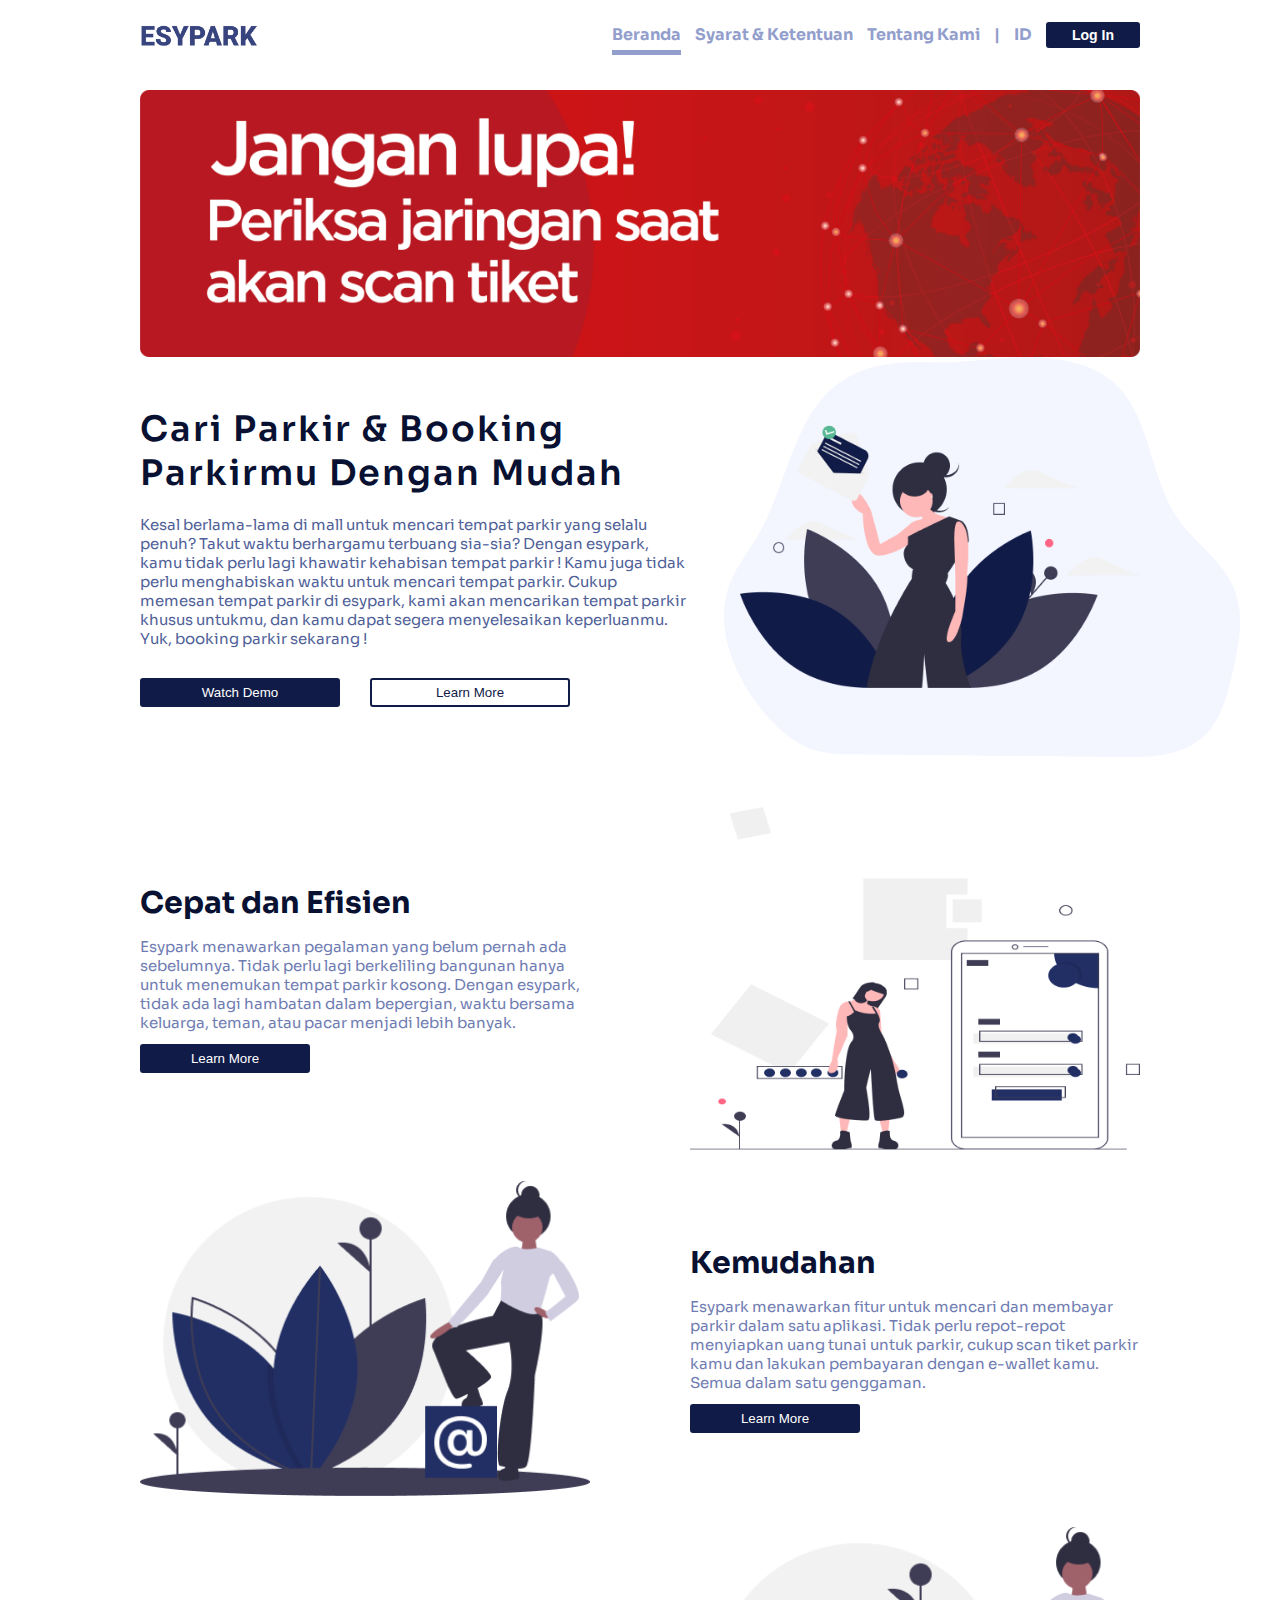
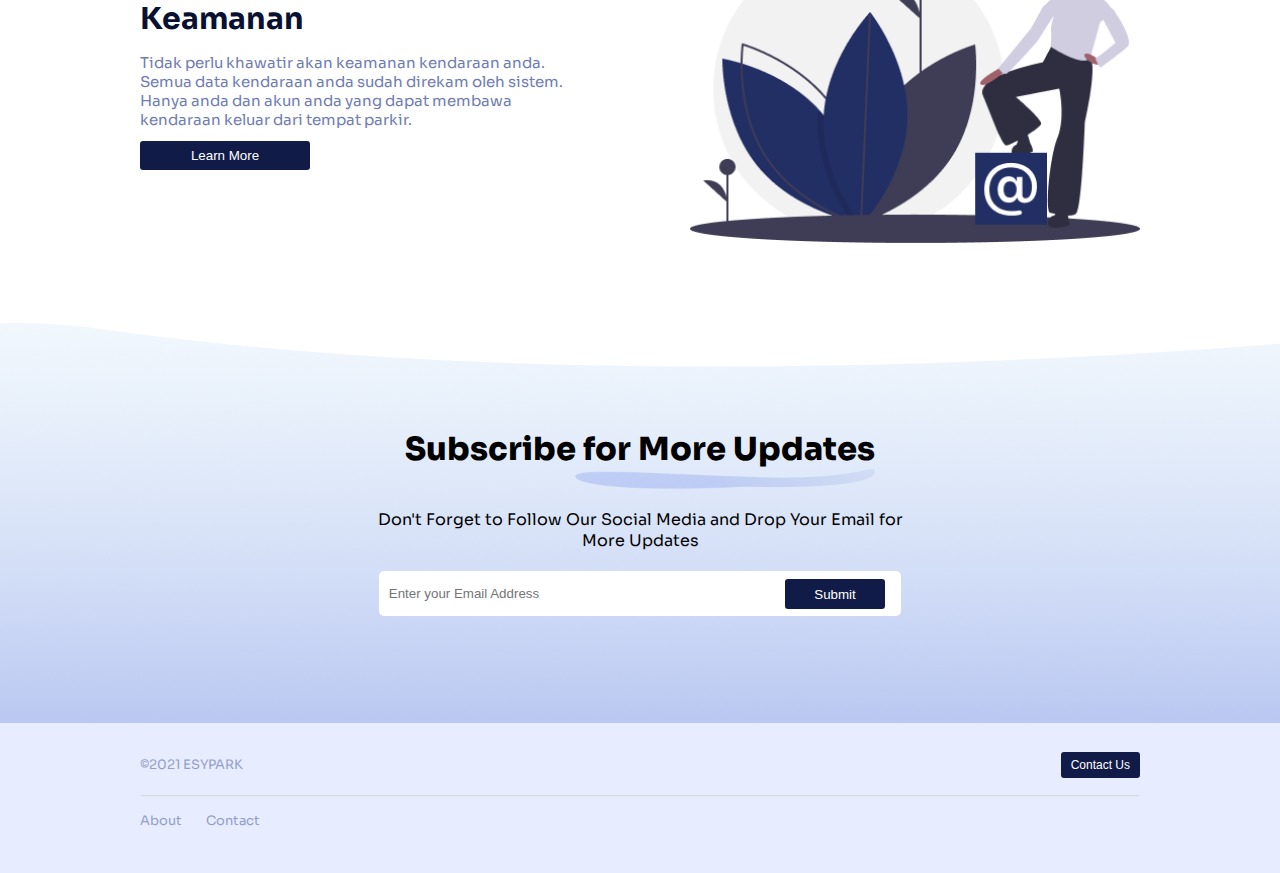
<file: index.html>
<!DOCTYPE html>
<html lang="en">
  <head>
    <meta charset="UTF-8" />
    <meta http-equiv="X-UA-Compatible" content="IE=edge" />
    <meta name="viewport" content="width=device-width, initial-scale=1.0" />
    <title>ESYPARK</title>

    <link
      rel="stylesheet"
      href="https://cdnjs.cloudflare.com/ajax/libs/font-awesome/6.0.0-beta3/css/all.min.css"
      integrity="sha512-Fo3rlrZj/k7ujTnHg4CGR2D7kSs0v4LLanw2qksYuRlEzO+tcaEPQogQ0KaoGN26/zrn20ImR1DfuLWnOo7aBA=="
      crossorigin="anonymous"
      referrerpolicy="no-referrer"
    />
    <link rel="stylesheet" href="./assets/css/style.css" />
    <link rel="stylesheet" href="./assets/css/login.css" />
  </head>
  <body>
    <!-- NAVIGATION -->
    <nav>
      <div class="container">
        <img class="nav-logo" src="./assets/image/Logo.png" alt="logo" />
        <div class="nav-list">
          <a class="nav-item underline" href="">Beranda</a>
          <a class="nav-item" href="">Syarat & Ketentuan</a>
          <a class="nav-item" href="">Tentang Kami</a>
          <span class="nav-item">|</span>
          <a class="nav-item" href="">ID</a>
          <button class="login-btn nav-item btn">Log In</button>
        </div>
      </div>
    </nav>

    <!-- ABOUT -->
    <section class="section-about">
      <div class="container">
        <img src="./assets/image/banner-home.png" alt="" class="about-banner" />
        <div class="about-info-container">
          <div class="about-info">
            <h1>Cari Parkir & Booking Parkirmu Dengan Mudah</h1>
            <p>
              Kesal berlama-lama di mall untuk mencari tempat parkir yang selalu
              penuh? Takut waktu berhargamu terbuang sia-sia? Dengan esypark,
              kamu tidak perlu lagi khawatir kehabisan tempat parkir ! Kamu juga
              tidak perlu menghabiskan waktu untuk mencari tempat parkir. Cukup
              memesan tempat parkir di esypark, kami akan mencarikan tempat
              parkir khusus untukmu, dan kamu dapat segera menyelesaikan
              keperluanmu. Yuk, booking parkir sekarang !
            </p>
            <div class="btn-container">
              <button class="btn">Watch Demo</button>
              <button class="btn btn-alt">Learn More</button>
            </div>
          </div>
          <img
            class="about-illust"
            src="./assets/image/about-illustration.png"
            alt=""
          />
        </div>
        <img class="about-svg" src="./assets/image/about-bubble.svg" alt="" />
      </div>
    </section>

    <!-- FEATURE -->
    <section class="section-feature">
      <div class="container">
        <div class="flex">
          <div class="feature-info">
            <h2>Cepat dan Efisien</h2>
            <p>
              Esypark menawarkan pegalaman yang belum pernah ada sebelumnya.
              Tidak perlu lagi berkeliling bangunan hanya untuk menemukan tempat
              parkir kosong. Dengan esypark, tidak ada lagi hambatan dalam
              bepergian, waktu bersama keluarga, teman, atau pacar menjadi lebih
              banyak.
            </p>
            <button class="btn">Learn More</button>
          </div>
          <img
            class="feature-illust"
            src="./assets/image/feature-illustration-1.png"
            alt=""
          />
        </div>
        <div class="flex">
          <img
            class="feature-illust"
            src="./assets/image/feature-illustration-2.png"
            alt=""
          />
          <div class="feature-info">
            <h2>Kemudahan</h2>
            <p>
              Esypark menawarkan fitur untuk mencari dan membayar parkir dalam
              satu aplikasi. Tidak perlu repot-repot menyiapkan uang tunai untuk
              parkir, cukup scan tiket parkir kamu dan lakukan pembayaran dengan
              e-wallet kamu. Semua dalam satu genggaman.
            </p>
            <button class="btn">Learn More</button>
          </div>
        </div>
        <div class="flex">
          <div class="feature-info">
            <h2>Keamanan</h2>
            <p>
              Tidak perlu khawatir akan keamanan kendaraan anda. Semua data
              kendaraan anda sudah direkam oleh sistem. Hanya anda dan akun anda
              yang dapat membawa kendaraan keluar dari tempat parkir.
            </p>
            <button class="btn">Learn More</button>
          </div>
          <img
            class="feature-illust"
            src="./assets/image/feature-illustration-2.png"
            alt=""
          />
        </div>
      </div>
    </section>

    <!-- SUBSCRIBE -->
    <section class="section-subscribe">
      <div class="subscribe-info">
        <h1>Subscribe for More Updates</h1>
        <p>
          Don't Forget to Follow Our Social Media and Drop Your Email for More
          Updates
        </p>
        <form action="">
          <input type="text" placeholder="Enter your Email Address" />
          <button class="btn">Submit</button>
        </form>
        <img src="./assets/image/subscribe-underline.png" alt="" />
      </div>
    </section>

    <!-- FOOTER -->
    <footer>
      <div class="container">
        <div class="flex">
          <p>©2021 ESYPARK</p>
          <button class="btn">Contact Us</button>
        </div>
        <img src="./assets/image/footer-line.png" alt="" />
        <div class="flex">
          <div class="footer-link">
            <a href="">About</a>
            <a href="">Contact</a>
          </div>
          <div class="footer-social">
            <a href=""><i class="fab fa-facebook-f"></i></a>
            <a href=""><i class="fab fa-linkedin-in"></i></a>
            <a href=""><i class="fab fa-twitter"></i></a>
            <a href=""><i class="fab fa-youtube"></i></a>
            <a href=""><i class="fab fa-instagram"></i></a>
          </div>
        </div>
      </div>
    </footer>

    <div class="modal__container">
      <div class="modal__login login">
        <img src="../assets/image/modal-illustration.png" alt="" />
        <div class="modal-info">
          <h2>Selamat Datang Kembali</h2>
          <p>
            Belum memiliki akun?
            <span class="change-modal">Daftar </span>
          </p>
          <form action="./pages/home.html">
            <div class="input-container">
              <label for="email">Email</label>
              <input type="email" name="email" />
            </div>
            <div class="input-container">
              <label for="password">Password</label>
              <input type="password" name="password" />
            </div>
            <div class="checkbox-container">
              <input type="checkbox" name="remember-me" />
              <label for="remember-me">Ingat saya?</label>
              <p>Lupa Password?</p>
            </div>
            <button class="btn" type="submit">Masuk</button>
          </form>
          <p class="center">atau masuk dengan</p>
          <div class="flex social">
            <i class="fab fa-facebook-f"></i>
            <i class="fab fa-linkedin-in"></i>
            <i class="fab fa-twitter"></i>
          </div>
        </div>
        <button class="btn-close"><i class="fas fa-times"></i></button>
      </div>

      <div class="modal__login signup">
        <img src="../assets/image/modal-illustration.png" alt="" />
        <div class="modal-info">
          <h2>Daftar Sekarang</h2>
          <p>Sudah memiliki akun? <span class="change-modal">Masuk </span></p>
          <form action="./pages/home.html">
            <div class="input-container">
              <label for="notep">No Telepon</label>
              <input type="number" name="notelp" />
            </div>
            <div class="input-container">
              <label for="email">Email</label>
              <input type="email" name="email" />
            </div>
            <div class="input-container">
              <label for="password">Password</label>
              <input type="password" name="password" />
            </div>
            <button class="btn" type="submit">Masuk</button>
          </form>
          <p class="center">atau daftar dengan</p>
          <div class="flex social">
            <i class="fab fa-facebook-f"></i>
            <i class="fab fa-linkedin-in"></i>
            <i class="fab fa-twitter"></i>
          </div>
        </div>
        <button class="btn-close"><i class="fas fa-times"></i></button>
      </div>
    </div>

    <script>
      loginBtn = document.querySelector(".login-btn");
      modalContainer = document.querySelector(".modal__container");
      login = document.querySelector(".login");
      signup = document.querySelector(".signup");

      loginBtn.addEventListener("click", () => {
        modalContainer.classList.add("visible");
        login.classList.add("visible");
      });

      modalContainer.addEventListener("click", (e) => {
        if (e.target.classList.value == "fas fa-times") {
          modalContainer.classList.remove("visible");
          signup.classList.remove("visible");
          login.classList.remove("visible");
        }
        if (e.target.classList.value == "change-modal") {
          login.classList.toggle("visible");
          signup.classList.toggle("visible");
        }
      });
    </script>
  </body>
</html>
</file>
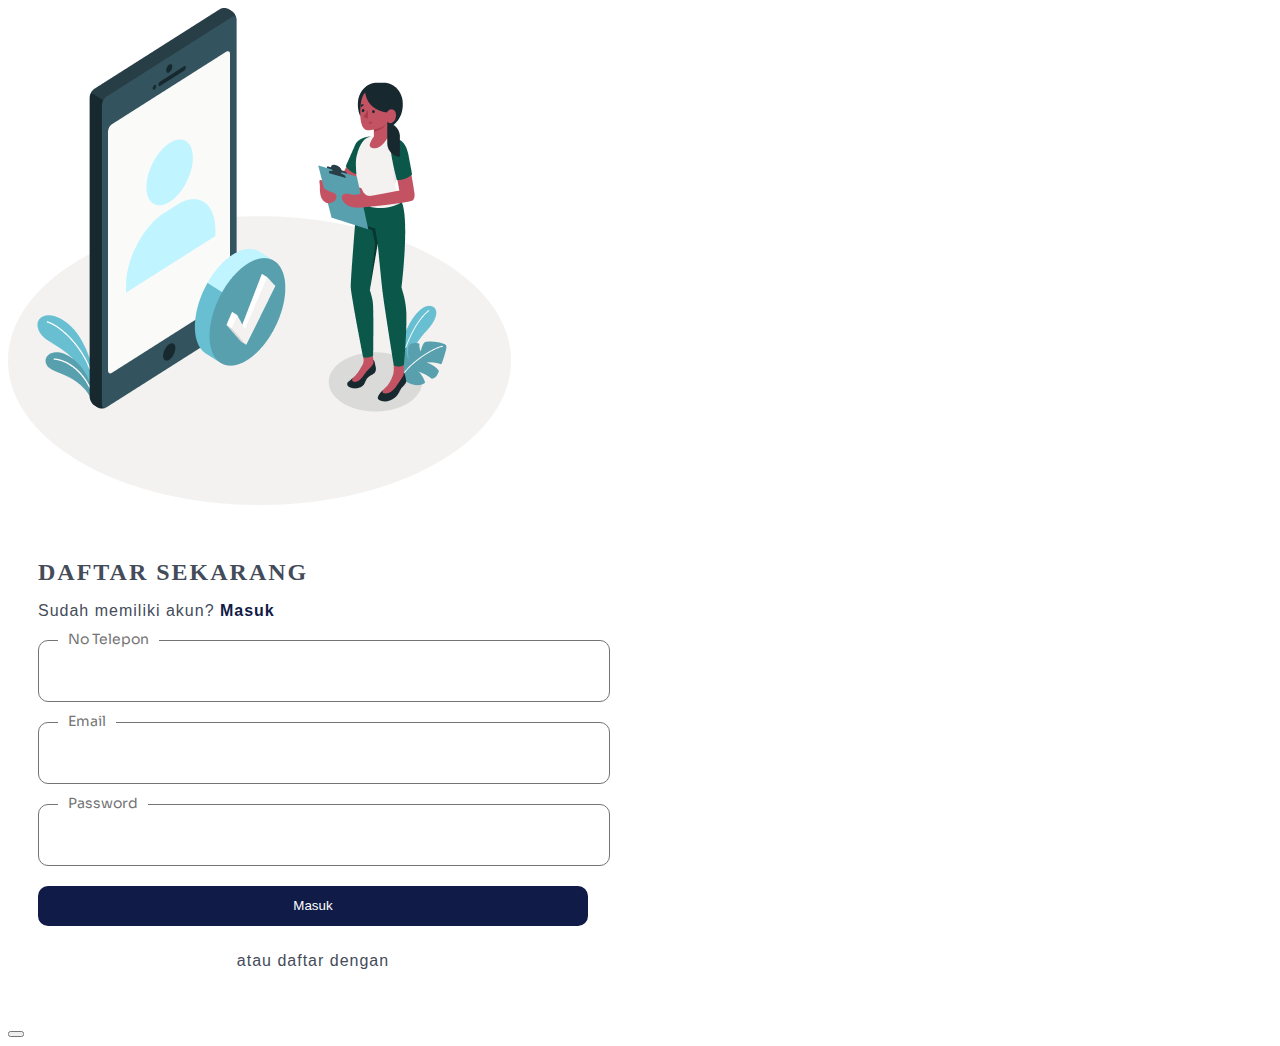
<file: login.html>
<!DOCTYPE html>
<html lang="en">
  <head>
    <meta charset="UTF-8" />
    <meta http-equiv="X-UA-Compatible" content="IE=edge" />
    <meta name="viewport" content="width=device-width, initial-scale=1.0" />
    <title>Document</title>

    <link
      rel="stylesheet"
      href="https://cdnjs.cloudflare.com/ajax/libs/font-awesome/6.0.0-beta3/css/all.min.css"
      integrity="sha512-Fo3rlrZj/k7ujTnHg4CGR2D7kSs0v4LLanw2qksYuRlEzO+tcaEPQogQ0KaoGN26/zrn20ImR1DfuLWnOo7aBA=="
      crossorigin="anonymous"
      referrerpolicy="no-referrer"
    />
    <link rel="stylesheet" href="./assets/css/login.css" />
  </head>
  <body>
    <!-- LOGIN -->
    <!-- <div class="modal-container">
      <img src="./assets/image/modal-illustration.png" alt="" />
      <div class="modal-info">
        <h2>Selamat Datang Kembali</h2>
        <p>Belum memiliki akun? <span>Daftar</span></p>
        <form action="">
          <div class="input-container">
            <label for="email">Email</label>
            <input type="email" name="email" />
          </div>
          <div class="input-container">
            <label for="password">Password</label>
            <input type="password" name="password" />
          </div>
          <div class="checkbox-container">
            <input type="checkbox" name="remember-me" />
            <label for="remember-me">Ingat saya?</label>
            <p>Lupa Password?</p>
          </div>
          <button class="btn" type="submit">Masuk</button>
        </form>
        <p class="center">atau masuk dengan</p>
        <div class="flex social">
          <i class="fab fa-facebook-f"></i>
          <i class="fab fa-linkedin-in"></i>
          <i class="fab fa-twitter"></i>
        </div>
        <button class="btn-close"><i class="fas fa-times"></i></button>
      </div>
    </div> -->
    <!-- DAFTAR -->
    <div class="modal-container">
      <img src="./assets/image/modal-illustration.png" alt="" />
      <div class="modal-info">
        <h2>Daftar Sekarang</h2>
        <p>Sudah memiliki akun? <span>Masuk</span></p>
        <form action="">
          <div class="input-container">
            <label for="notep">No Telepon</label>
            <input type="number" name="notelp" />
          </div>
          <div class="input-container">
            <label for="email">Email</label>
            <input type="email" name="email" />
          </div>
          <div class="input-container">
            <label for="password">Password</label>
            <input type="password" name="password" />
          </div>

          <button class="btn" type="submit">Masuk</button>
        </form>
        <p class="center">atau daftar dengan</p>
        <div class="flex social">
          <i class="fab fa-facebook-f"></i>
          <i class="fab fa-linkedin-in"></i>
          <i class="fab fa-twitter"></i>
        </div>
      </div>
      <button class="btn-close"><i class="fas fa-times"></i></button>
    </div>
  </body>
</html>
</file>
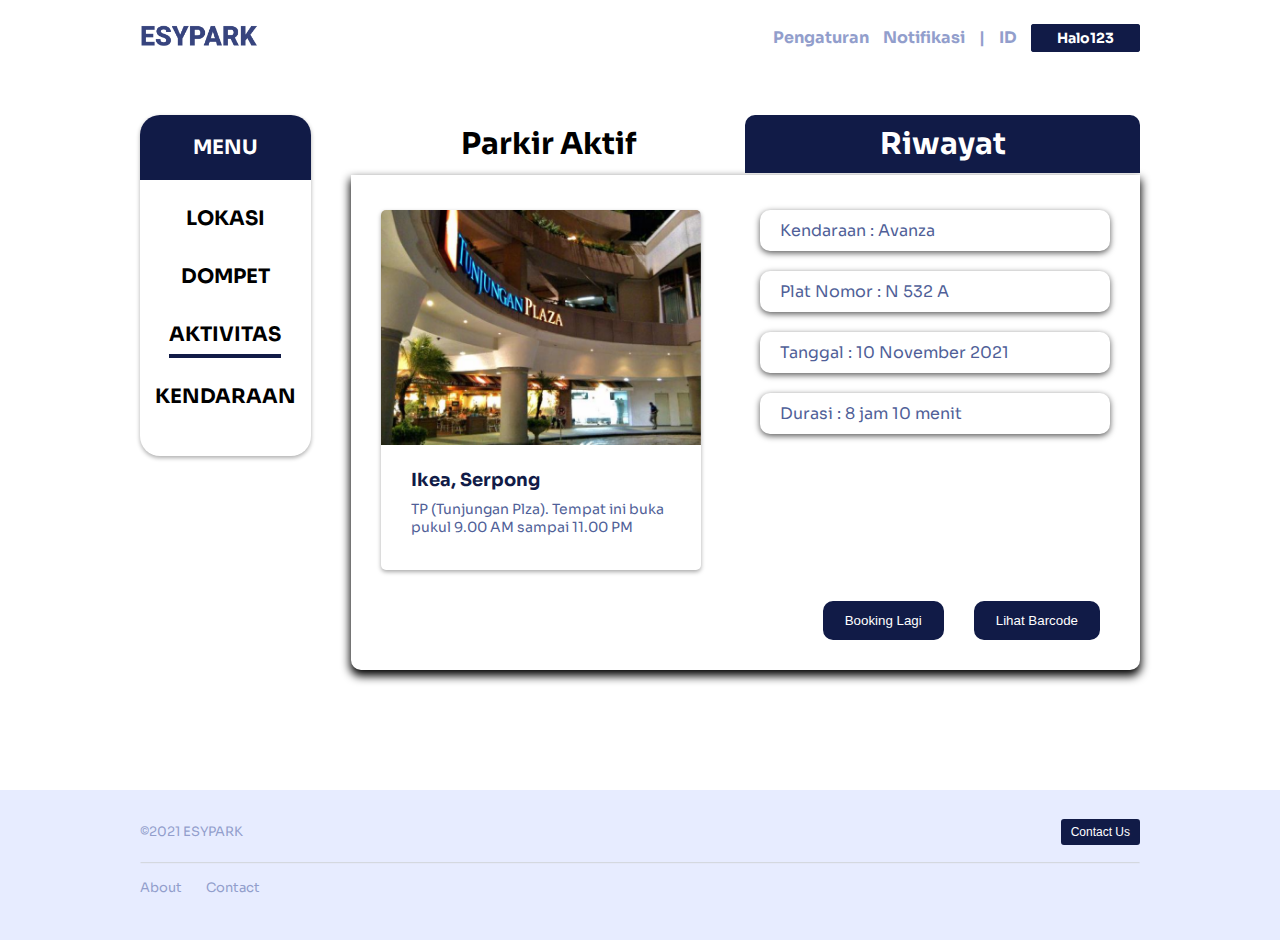
<file: pages/app__activity--history.html>
<!DOCTYPE html>
<html lang="en">
  <head>
    <meta charset="UTF-8" />
    <meta http-equiv="X-UA-Compatible" content="IE=edge" />
    <meta name="viewport" content="width=device-width, initial-scale=1.0" />
    <title>ESYPARK</title>

    <link
      rel="stylesheet"
      href="https://cdnjs.cloudflare.com/ajax/libs/font-awesome/6.0.0-beta3/css/all.min.css"
      integrity="sha512-Fo3rlrZj/k7ujTnHg4CGR2D7kSs0v4LLanw2qksYuRlEzO+tcaEPQogQ0KaoGN26/zrn20ImR1DfuLWnOo7aBA=="
      crossorigin="anonymous"
      referrerpolicy="no-referrer"
    />
    <link rel="stylesheet" href="../assets/css/style.css" />
  </head>
  <body>
    <!-- NAVIGATION -->
    <nav>
      <div class="container">
        <a href="./home.html">
          <img class="nav-logo" src="../assets/image/Logo.png" alt="logo" />
        </a>
        <div class="nav-list">
          <a class="nav-item" href="">Pengaturan</a>
          <a class="nav-item" href="">Notifikasi</a>
          <span class="nav-item">|</span>
          <a class="nav-item" href="">ID</a>
          <a href="" class="nav-item btn"> Halo123 </a>
        </div>
      </div>
    </nav>

    <!-- APP -->
    <section class="app">
      <div class="container container--flex">
        <div class="app__menu">
          <a class="app__link" href="./app__location.html">LOKASI</a>
          <a class="app__link" href="./app__wallet.html">DOMPET</a>
          <a class="app__link app__link--selected" href="./app__activity.html"
            >AKTIVITAS</a
          >
          <a class="app__link" href="./app__vehicle.html">KENDARAAN</a>
        </div>

        <div class="app__active">
          <a href="./app__activity.html" class="active__link--active">
            Parkir Aktif
          </a>
          <a href="" class="active__link--history active__link--selected">
            Riwayat
          </a>
          <div class="location">
            <img src="../assets/image/location/location-2.png" alt="" />
            <div class="location-info">
              <h5 class="location-name">Ikea, Serpong</h5>
              <p class="location-desc">
                TP (Tunjungan Plza). Tempat ini buka pukul 9.00 AM sampai 11.00
                PM
              </p>
            </div>
          </div>
          <div class="active__info">
            <div class="active__label">
              <p>Kendaraan : Avanza</p>
            </div>
            <div class="active__label">
              <p>Plat Nomor : N 532 A</p>
            </div>
            <div class="active__label">
              <p>Tanggal : 10 November 2021</p>
            </div>
            <div class="active__label">
              <p>Durasi : 8 jam 10 menit</p>
            </div>
          </div>
          <div class="active__button--container">
            <a href="./app__location-detail.html">
              <button class="btn active-btn">Booking Lagi</button>
            </a>
            <button class="active__barcode btn active-btn">
              Lihat Barcode
            </button>
          </div>
        </div>
      </div>
    </section>

    <!-- FOOTER -->
    <footer>
      <div class="container">
        <div class="flex">
          <p>©2021 ESYPARK</p>
          <button class="btn">Contact Us</button>
        </div>
        <img src="../assets/image/footer-line.png" alt="" />
        <div class="flex">
          <div class="footer-link">
            <a href="">About</a>
            <a href="">Contact</a>
          </div>
          <div class="footer-social">
            <a href=""><i class="fab fa-facebook-f"></i></a>
            <a href=""><i class="fab fa-linkedin-in"></i></a>
            <a href=""><i class="fab fa-twitter"></i></a>
            <a href=""><i class="fab fa-youtube"></i></a>
            <a href=""><i class="fab fa-instagram"></i></a>
          </div>
        </div>
      </div>
    </footer>

    <!-- MODAL -->
    <div class="modal__container">
      <div class="modal__barcode">
        <div class="barcode">
          <h3>Barcode Masuk</h3>
          <img src="../assets/image/qr-code.png" alt="" />
          <span class="barcode__detail">lihat detail</span>
        </div>
        <div class="barcode">
          <h3>Barcode Keluar</h3>
          <img src="../assets/image/qr-code.png" alt="" />
          <span class="barcode__detail">lihat detail</span>
        </div>
        <button class="modal__close"><i class="fas fa-times"></i></button>
      </div>

      <div class="modal__barcode single__barcode">
        <img src="../assets/image/qr-code.png" alt="" />
        <button class="modal__close barcode__close">
          <i class="fas fa-times"></i>
        </button>
      </div>
    </div>

    <script>
      barcodeBtn = document.querySelector(".active__barcode");
      modalContainer = document.querySelector(".modal__container");
      modalBarcode = document.querySelector(".modal__barcode");
      singleBarcode = document.querySelector(".single__barcode");

      barcodeBtn.addEventListener("click", () => {
        modalContainer.classList.add("visible");
        modalBarcode.classList.add("visible");
      });
      modalContainer.addEventListener("click", (e) => {
        if (e.target.classList.value == "fas fa-times") {
          modalContainer.classList.remove("visible");
          modalBarcode.classList.remove("visible");
          singleBarcode.classList.remove("visible");
        }
        if (e.target.classList.value == "barcode__detail") {
          modalBarcode.classList.remove("visible");
          singleBarcode.classList.add("visible");
        }
      });
    </script>
  </body>
</html>
</file>
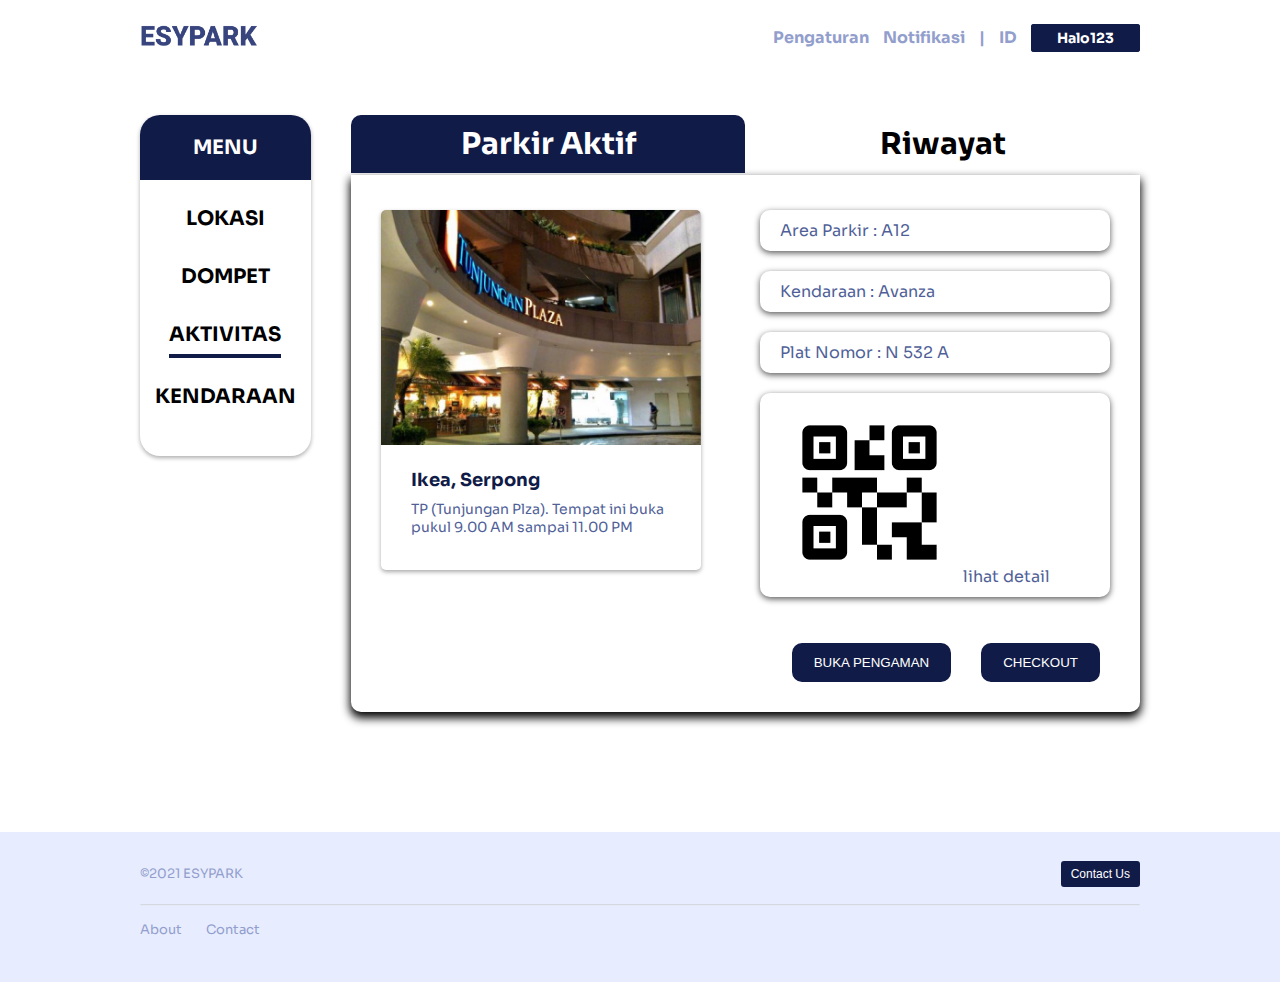
<file: pages/app__activity.html>
<!DOCTYPE html>
<html lang="en">
  <head>
    <meta charset="UTF-8" />
    <meta http-equiv="X-UA-Compatible" content="IE=edge" />
    <meta name="viewport" content="width=device-width, initial-scale=1.0" />
    <title>ESYPARK</title>

    <link
      rel="stylesheet"
      href="https://cdnjs.cloudflare.com/ajax/libs/font-awesome/6.0.0-beta3/css/all.min.css"
      integrity="sha512-Fo3rlrZj/k7ujTnHg4CGR2D7kSs0v4LLanw2qksYuRlEzO+tcaEPQogQ0KaoGN26/zrn20ImR1DfuLWnOo7aBA=="
      crossorigin="anonymous"
      referrerpolicy="no-referrer"
    />
    <link rel="stylesheet" href="../assets/css/style.css" />
  </head>
  <body>
    <!-- NAVIGATION -->
    <nav>
      <div class="container">
        <a href="./home.html">
          <img class="nav-logo" src="../assets/image/Logo.png" alt="logo" />
        </a>
        <div class="nav-list">
          <a class="nav-item" href="">Pengaturan</a>
          <a class="nav-item" href="">Notifikasi</a>
          <span class="nav-item">|</span>
          <a class="nav-item" href="">ID</a>
          <a href="" class="nav-item btn"> Halo123 </a>
        </div>
      </div>
    </nav>

    <!-- APP -->
    <section class="app">
      <div class="container container--flex">
        <div class="app__menu">
          <a class="app__link" href="./app__location.html">LOKASI</a>
          <a class="app__link" href="./app__wallet.html">DOMPET</a>
          <a class="app__link app__link--selected" href="./app__activity.html"
            >AKTIVITAS</a
          >
          <a class="app__link" href="./app__vehicle.html">KENDARAAN</a>
        </div>

        <div class="app__active">
          <a href="" class="active__link--active active__link--selected">
            Parkir Aktif
          </a>
          <a href="./app__activity--history.html" class="active__link--history">
            Riwayat
          </a>
          <div class="location">
            <img src="../assets/image/location/location-2.png" alt="" />
            <div class="location-info">
              <h5 class="location-name">Ikea, Serpong</h5>
              <p class="location-desc">
                TP (Tunjungan Plza). Tempat ini buka pukul 9.00 AM sampai 11.00
                PM
              </p>
            </div>
          </div>
          <div class="active__info">
            <div class="active__label">
              <p>Area Parkir : A12</p>
            </div>
            <div class="active__label">
              <p>Kendaraan : Avanza</p>
            </div>
            <div class="active__label">
              <p>Plat Nomor : N 532 A</p>
            </div>
            <div class="active__label">
              <img src="../assets/image/qr-code.png" alt="" />
              <span class="barcode__detail">lihat detail</span>
            </div>
          </div>
          <div class="active__button--container">
            <button class="btn active-btn">BUKA PENGAMAN</button>
            <button class="active__checkkout btn active-btn">CHECKOUT</button>
          </div>
        </div>
      </div>
    </section>

    <!-- FOOTER -->
    <footer>
      <div class="container">
        <div class="flex">
          <p>©2021 ESYPARK</p>
          <button class="btn">Contact Us</button>
        </div>
        <img src="../assets/image/footer-line.png" alt="" />
        <div class="flex">
          <div class="footer-link">
            <a href="">About</a>
            <a href="">Contact</a>
          </div>
          <div class="footer-social">
            <a href=""><i class="fab fa-facebook-f"></i></a>
            <a href=""><i class="fab fa-linkedin-in"></i></a>
            <a href=""><i class="fab fa-twitter"></i></a>
            <a href=""><i class="fab fa-youtube"></i></a>
            <a href=""><i class="fab fa-instagram"></i></a>
          </div>
        </div>
      </div>
    </footer>

    <!-- MODAL -->
    <div class="modal__container">
      <div class="modal__ewallet">
        <h2>Akun e-Wallet</h2>
        <div class="ewallet__container">
          <a href="./app__checkout.html" class="ewallet ewallet--purple">
            <img
              src="../assets/image/wallet/ovo.png"
              class="ewallet__name--small"
              alt=""
            />
            <p class="ewallet__balance">Rp 235.000</p>
            <p class="ewallet__points">OVO Points 0</p>
          </a>
          <a href="./app__checkout.html" class="ewallet ewallet--green">
            <img
              src="../assets/image/wallet/gopay.png"
              class="ewallet__name"
              alt=""
            />
            <p class="ewallet__balance">Rp 235.000</p>
            <p class="ewallet__points">GOPAY Points 0</p>
          </a>
          <a href="./app__checkout.html" class="ewallet ewallet--red">
            <img
              src="../assets/image/wallet/linkaja.png"
              class="ewallet__name--small"
              alt=""
            />
            <p class="ewallet__balance">Rp 235.000</p>
          </a>
          <a href="./app__checkout.html" class="ewallet ewallet--blue">
            <img
              src="../assets/image/wallet/dana.png"
              class="ewallet__name"
              alt=""
            />
            <p class="ewallet__balance">Rp 235.000</p>
            <p class="ewallet__points">DANA Points 0</p>
          </a>
          <a href="./app__checkout.html" class="ewallet ewallet--orange">
            <img
              src="../assets/image/wallet/shopeepay.png"
              class="ewallet__name"
              alt=""
            />
            <p class="ewallet__balance">Rp 235.000</p>
            <p class="ewallet__points">Shopee Pay Points 0</p>
          </a>
          <button class="modal__close"><i class="fas fa-times"></i></button>
        </div>
      </div>

      <div class="modal__barcode">
        <img src="../assets/image/qr-code.png" alt="" />
        <button class="modal__close"><i class="fas fa-times"></i></button>
      </div>
    </div>

    <script>
      checkoutBtn = document.querySelector(".active__checkkout");
      modalContainer = document.querySelector(".modal__container");
      modalEwallet = document.querySelector(".modal__ewallet");
      modalBarcode = document.querySelector(".modal__barcode");
      barcodeBtn = document.querySelector(".barcode__detail");
      modalCLoseBtn = document.querySelector(".modal__close");

      checkoutBtn.addEventListener("click", () => {
        modalContainer.classList.add("visible");
        modalEwallet.classList.add("visible");
      });
      barcodeBtn.addEventListener("click", () => {
        modalContainer.classList.add("visible");
        modalBarcode.classList.add("visible");
      });

      modalContainer.addEventListener("click", (e) => {
        if (e.target.classList.value == "fas fa-times") {
          modalContainer.classList.remove("visible");
          modalEwallet.classList.remove("visible");
          modalBarcode.classList.remove("visible");
        }
      });
    </script>
  </body>
</html>
</file>
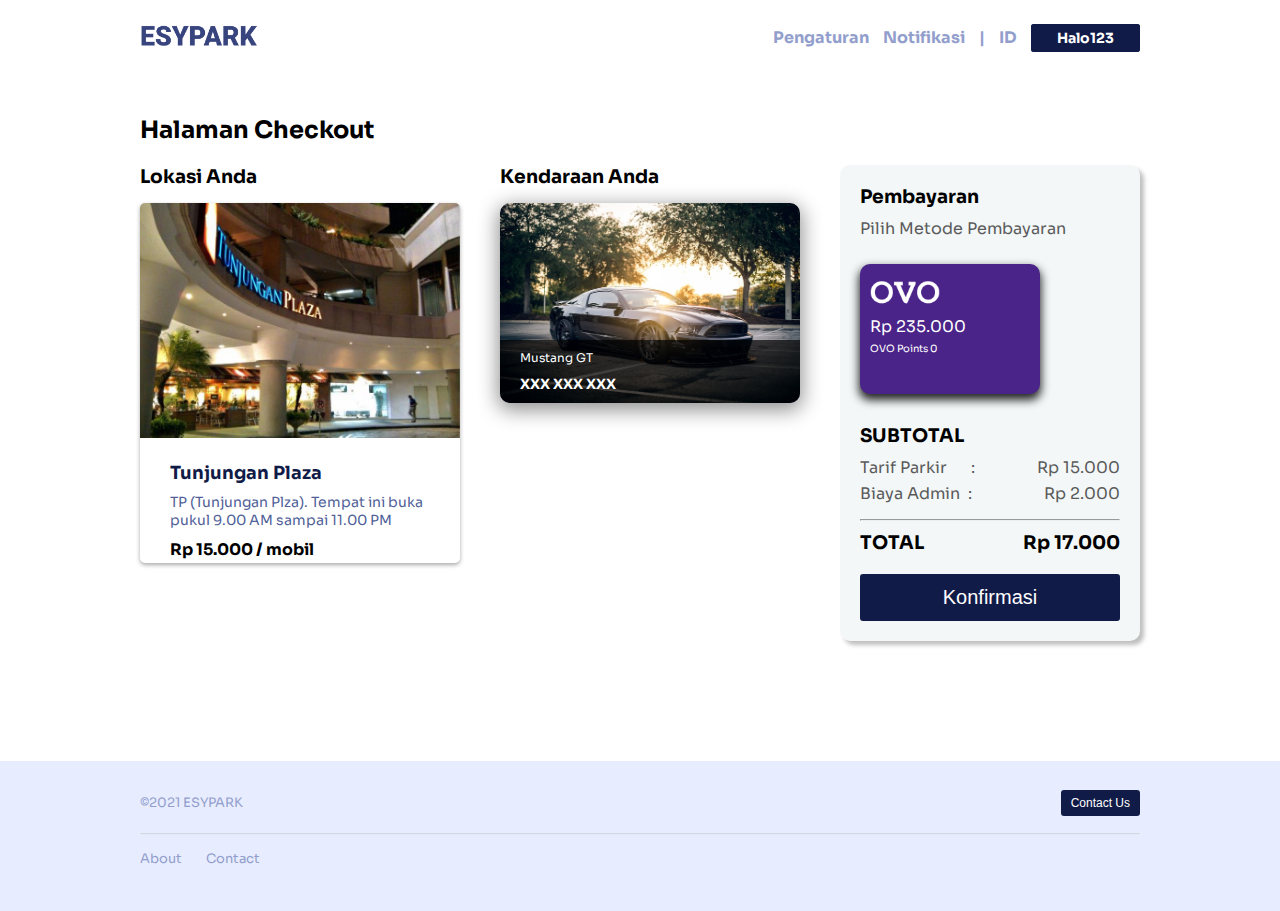
<file: pages/app__checkout.html>
<!DOCTYPE html>
<html lang="en">
  <head>
    <meta charset="UTF-8" />
    <meta http-equiv="X-UA-Compatible" content="IE=edge" />
    <meta name="viewport" content="width=device-width, initial-scale=1.0" />
    <title>ESYPARK</title>

    <link
      rel="stylesheet"
      href="https://cdnjs.cloudflare.com/ajax/libs/font-awesome/6.0.0-beta3/css/all.min.css"
      integrity="sha512-Fo3rlrZj/k7ujTnHg4CGR2D7kSs0v4LLanw2qksYuRlEzO+tcaEPQogQ0KaoGN26/zrn20ImR1DfuLWnOo7aBA=="
      crossorigin="anonymous"
      referrerpolicy="no-referrer"
    />
    <link rel="stylesheet" href="../assets/css/style.css" />
  </head>
  <body>
    <!-- NAVIGATION -->
    <nav>
      <div class="container">
        <a href="./home.html">
          <img class="nav-logo" src="../assets/image/Logo.png" alt="logo" />
        </a>
        <div class="nav-list">
          <a class="nav-item" href="">Pengaturan</a>
          <a class="nav-item" href="">Notifikasi</a>
          <span class="nav-item">|</span>
          <a class="nav-item" href="">ID</a>
          <a href="" class="nav-item btn"> Halo123 </a>
        </div>
      </div>
    </nav>

    <!-- APPLICATION -->
    <section class="app">
      <div class="container">
        <h2 class="app__title">Halaman Checkout</h2>
        <div class="checkout__container">
          <div>
            <h3>Lokasi Anda</h3>
            <div class="location">
              <img
                class="location__image"
                src="../assets/image/location/location-2.png"
                alt=""
              />
              <div class="location__info">
                <h5 class="location__name">Tunjungan Plaza</h5>
                <p class="location__desc">
                  TP (Tunjungan Plza). Tempat ini buka pukul 9.00 AM sampai
                  11.00 PM
                </p>
                <p class="location__price">Rp 15.000 / mobil</p>
              </div>
            </div>
          </div>
          <div>
            <h3>Kendaraan Anda</h3>
            <div class="vehicle">
              <div class="vehicle__info">
                <p class="vehicle__name">Mustang GT</p>
                <h4 class="vehicle__plate">XXX XXX XXX</h4>
                <i class="fas fa-chevron-up"></i>
              </div>
            </div>
          </div>
          <div class="checkout__payment">
            <h3>Pembayaran</h3>
            <p class="checkout__label">Pilih Metode Pembayaran</p>
            <div class="flex">
              <div class="ewallet ewallet--small ewallet--purple">
                <img
                  src="../assets/image/wallet/ovo.png"
                  class="ewallet__name--small"
                />
                <p class="ewallet__balance">Rp 235.000</p>
                <p class="ewallet__points">OVO Points 0</p>
              </div>
              <i class="ewallet__edit fas fa-edit"></i>
            </div>
            <h3>SUBTOTAL</h3>
            <div class="flex">
              <pre class="checkout__label">Tarif Parkir      :</pre>
              <p class="checkout__label">Rp 15.000</p>
            </div>
            <div class="flex">
              <pre class="checkout__label">Biaya Admin  :</pre>
              <p class="checkout__label">Rp 2.000</p>
            </div>
            <hr />
            <div class="flex">
              <h3>TOTAL</h3>
              <h3>Rp 17.000</h3>
            </div>
            <button class="btn checkout__button">Konfirmasi</button>
          </div>
        </div>
      </div>
    </section>

    <!-- FOOTER -->
    <footer>
      <div class="container">
        <div class="flex">
          <p>©2021 ESYPARK</p>
          <button class="btn">Contact Us</button>
        </div>
        <img src="../assets/image/footer-line.png" alt="" />
        <div class="flex">
          <div class="footer-link">
            <a href="">About</a>
            <a href="">Contact</a>
          </div>
          <div class="footer-social">
            <a href=""><i class="fab fa-facebook-f"></i></a>
            <a href=""><i class="fab fa-linkedin-in"></i></a>
            <a href=""><i class="fab fa-twitter"></i></a>
            <a href=""><i class="fab fa-youtube"></i></a>
            <a href=""><i class="fab fa-instagram"></i></a>
          </div>
        </div>
      </div>
    </footer>

    <div class="modal__container">
      <div class="modal__checkout">
        <img src="../assets/image/checkout-illustration.png" alt="" />
        <div class="modal__info">
          <img src="../assets/image/qr-code.png" alt="" />
          <h2>silahkan scan barcode</h2>
          <a href="./app__activity--history.html"
            ><button class="btn">oke</button></a
          >
        </div>
      </div>
      <div class="modal__ewallet">
        <h2>Akun e-Wallet</h2>
        <div class="ewallet__container">
          <a href="./app__checkout.html" class="ewallet ewallet--purple">
            <img
              src="../assets/image/wallet/ovo.png"
              class="ewallet__name--small"
              alt=""
            />
            <p class="ewallet__balance">Rp 235.000</p>
            <p class="ewallet__points">OVO Points 0</p>
          </a>
          <a href="./app__checkout.html" class="ewallet ewallet--green">
            <img
              src="../assets/image/wallet/gopay.png"
              class="ewallet__name"
              alt=""
            />
            <p class="ewallet__balance">Rp 235.000</p>
            <p class="ewallet__points">GOPAY Points 0</p>
          </a>
          <a href="./app__checkout.html" class="ewallet ewallet--red">
            <img
              src="../assets/image/wallet/linkaja.png"
              class="ewallet__name--small"
              alt=""
            />
            <p class="ewallet__balance">Rp 235.000</p>
          </a>
          <a href="./app__checkout.html" class="ewallet ewallet--blue">
            <img
              src="../assets/image/wallet/dana.png"
              class="ewallet__name"
              alt=""
            />
            <p class="ewallet__balance">Rp 235.000</p>
            <p class="ewallet__points">DANA Points 0</p>
          </a>
          <a href="./app__checkout.html" class="ewallet ewallet--orange">
            <img
              src="../assets/image/wallet/shopeepay.png"
              class="ewallet__name"
              alt=""
            />
            <p class="ewallet__balance">Rp 235.000</p>
            <p class="ewallet__points">Shopee Pay Points 0</p>
          </a>
          <button class="modal__close"><i class="fas fa-times"></i></button>
        </div>
      </div>
    </div>

    <script>
      confirmBtn = document.querySelector(".checkout__button");
      modalContainer = document.querySelector(".modal__container");
      modalCheckout = document.querySelector(".modal__checkout");
      modalEwallet = document.querySelector(".modal__ewallet");
      ewalletBtn = document.querySelector(".ewallet__edit");

      confirmBtn.addEventListener("click", () => {
        modalContainer.classList.add("visible");
        modalCheckout.classList.add("visible");
      });
      ewalletBtn.addEventListener("click", () => {
        modalContainer.classList.add("visible");
        modalEwallet.classList.add("visible");
      });

      modalContainer.addEventListener("click", (e) => {
        if (e.target.classList.value == "fas fa-times") {
          modalContainer.classList.remove("visible");
          modalEwallet.classList.remove("visible");
          modalCheckout.classList.remove("visible");
        }
      });
    </script>
  </body>
</html>
</file>
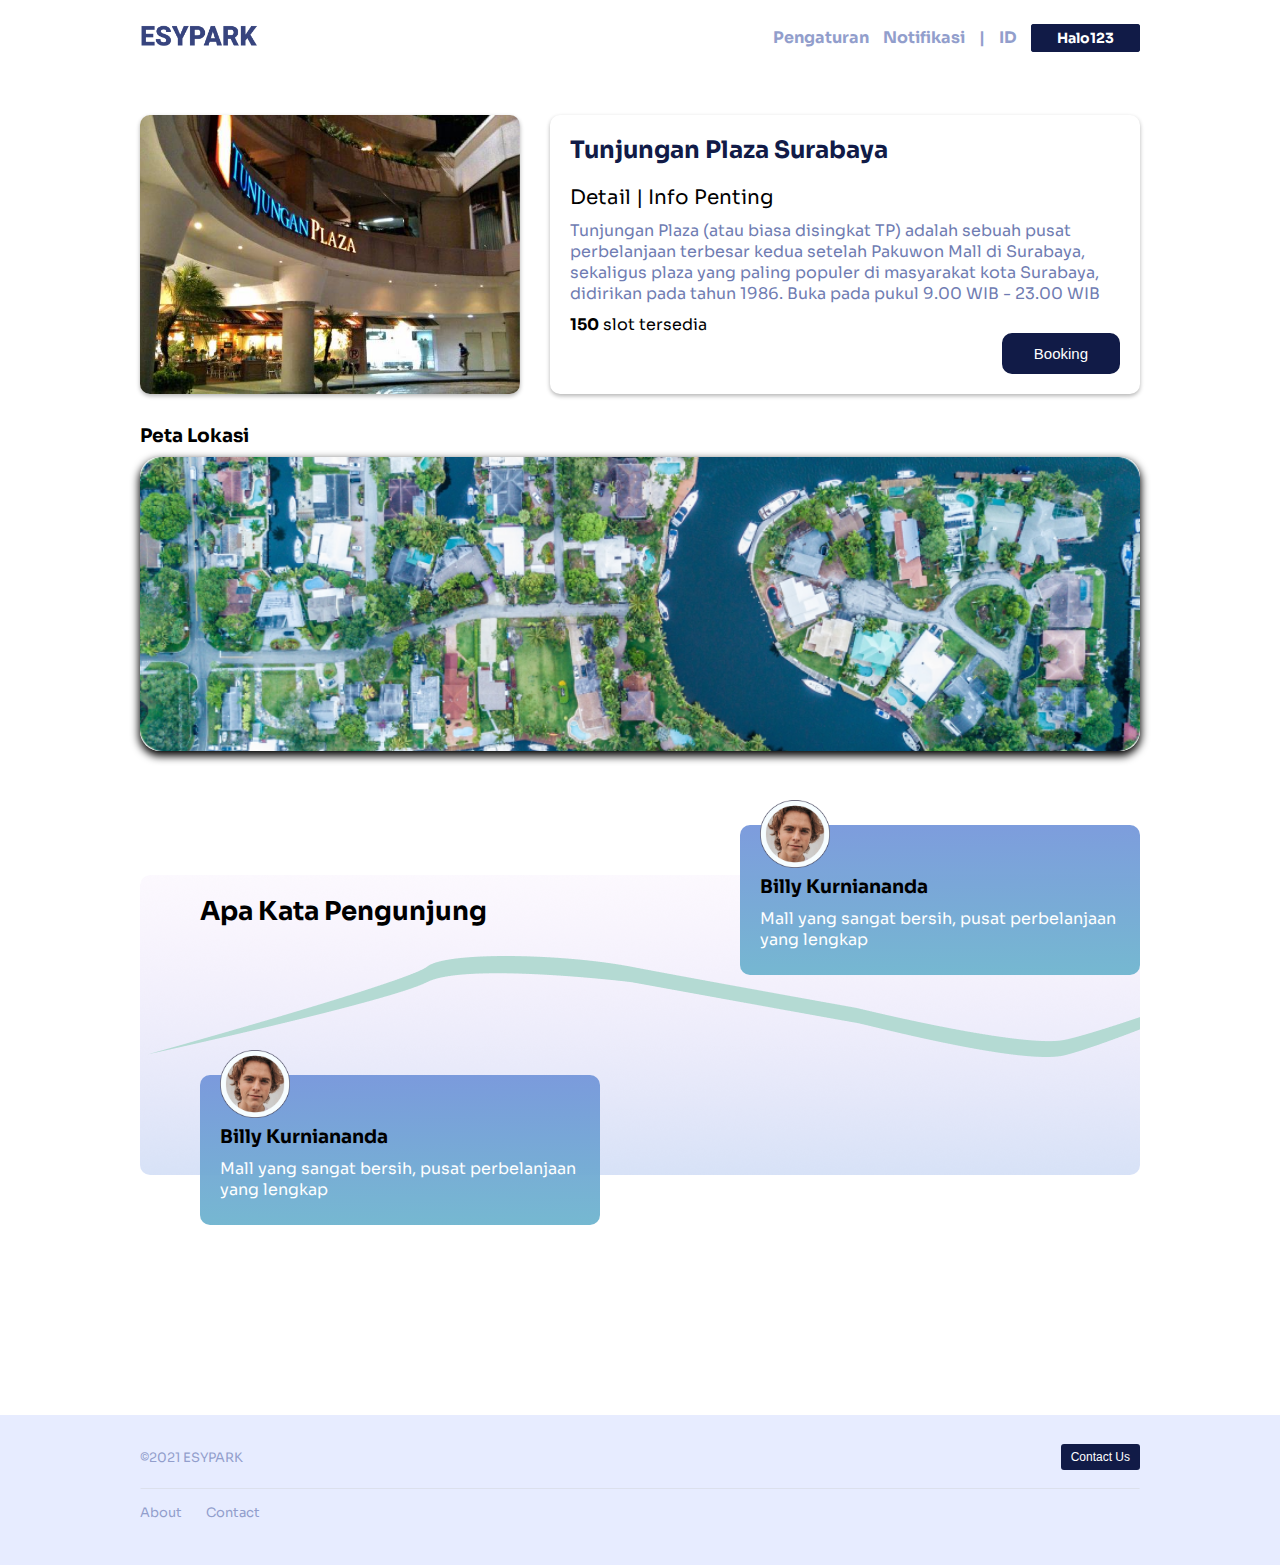
<file: pages/app__location-detail.html>
<!DOCTYPE html>
<html lang="en">
  <head>
    <meta charset="UTF-8" />
    <meta http-equiv="X-UA-Compatible" content="IE=edge" />
    <meta name="viewport" content="width=device-width, initial-scale=1.0" />
    <title>ESYPARK</title>

    <link
      rel="stylesheet"
      href="https://cdnjs.cloudflare.com/ajax/libs/font-awesome/6.0.0-beta3/css/all.min.css"
      integrity="sha512-Fo3rlrZj/k7ujTnHg4CGR2D7kSs0v4LLanw2qksYuRlEzO+tcaEPQogQ0KaoGN26/zrn20ImR1DfuLWnOo7aBA=="
      crossorigin="anonymous"
      referrerpolicy="no-referrer"
    />
    <link rel="stylesheet" href="../assets/css/style.css" />
  </head>
  <body>
    <!-- NAVIGATION -->
    <nav>
      <div class="container">
        <a href="./home.html">
          <img class="nav-logo" src="../assets/image/Logo.png" alt="logo" />
        </a>
        <div class="nav-list">
          <a class="nav-item" href="">Pengaturan</a>
          <a class="nav-item" href="">Notifikasi</a>
          <span class="nav-item">|</span>
          <a class="nav-item" href="">ID</a>
          <a href="" class="nav-item btn"> Halo123 </a>
        </div>
      </div>
    </nav>

    <!-- APPLICATION -->
    <section class="app">
      <div class="container">
        <div class="detail">
          <img
            class="detail__image"
            src="../assets/image/location/location-2.png"
            alt=""
          />
          <div class="detail__info">
            <h2 class="detail__name">Tunjungan Plaza Surabaya</h2>
            <h3 class="detail__subtitle">Detail | Info Penting</h3>
            <p class="detail__text">
              Tunjungan Plaza (atau biasa disingkat TP) adalah sebuah pusat
              perbelanjaan terbesar kedua setelah Pakuwon Mall di Surabaya,
              sekaligus plaza yang paling populer di masyarakat kota Surabaya,
              didirikan pada tahun 1986. Buka pada pukul 9.00 WIB - 23.00 WIB
            </p>
            <p class="detail__slot">
              <i class="fas fa-info-circle"></i> <b>150</b> slot tersedia
            </p>
              <button class="detail__booking btn">Booking</button>
          </div>
        </div>
        <div class="location__map-view">
          <h3 class="app__title">Peta Lokasi</h3>
          <img src="../assets/image/app-map.png" alt="" />
        </div>
        <div class="detail__review--container">
          <h2 class="detail__review--name">Apa Kata Pengunjung</h2>
          <div class="detail__review detail__review--1">
            <h3>Billy Kurniananda</h3>
            <p>Mall yang sangat bersih, pusat perbelanjaan yang lengkap</p>
            <div class="review__score">
              <i class="fas fa-star"></i>
              <i class="fas fa-star"></i>
              <i class="fas fa-star"></i>
              <i class="fas fa-star"></i>
              <i class="fas fa-star"></i>
            </div>
            <img src="../assets/image/user-photo.png" alt="" />
          </div>
          <div class="detail__review detail__review--2">
            <h3>Billy Kurniananda</h3>
            <p>Mall yang sangat bersih, pusat perbelanjaan yang lengkap</p>
            <div class="review__score">
              <i class="fas fa-star"></i>
              <i class="fas fa-star"></i>
              <i class="fas fa-star"></i>
              <i class="fas fa-star"></i>
              <i class="fas fa-star"></i>
            </div>
            <img src="../assets/image/user-photo.png" alt="" />
          </div>
        </div>
      </div>
    </section>

    <!-- FOOTER -->
    <footer>
      <div class="container">
        <div class="flex">
          <p>©2021 ESYPARK</p>
          <button class="btn">Contact Us</button>
        </div>
        <img src="../assets/image/footer-line.png" alt="" />
        <div class="flex">
          <div class="footer-link">
            <a href="">About</a>
            <a href="">Contact</a>
          </div>
          <div class="footer-social">
            <a href=""><i class="fab fa-facebook-f"></i></a>
            <a href=""><i class="fab fa-linkedin-in"></i></a>
            <a href=""><i class="fab fa-twitter"></i></a>
            <a href=""><i class="fab fa-youtube"></i></a>
            <a href=""><i class="fab fa-instagram"></i></a>
          </div>
        </div>
      </div>
    </footer>

    <!-- MODAL -->
    <div class="modal__container">
      <div class="modal__vehicle">
        <h2>Pilih Jenis Kendaraanmu Yuk</h2>
        <div class="vehicle__container">
          <a href="./app__activity.html" class="vehicle vehicle--small">
            <div class="vehicle__info">
              <p class="vehicle__name">Mustang GT</p>
              <h4 class="vehicle__plate">XXX XXX XXX</h4>
              <i class="fas fa-chevron-up"></i>
            </div>
          </a>
          <a href="./app__activity.html" class="vehicle vehicle--small">
            <div class="vehicle__info">
              <p class="vehicle__name">Mustang GT</p>
              <h4 class="vehicle__plate">XXX XXX XXX</h4>
              <i class="fas fa-chevron-up"></i>
            </div>
          </a>
        </div>
        <button class="modal__close"><i class="fas fa-times"></i></button>
      </div>

      <script>
        bookingBtn = document.querySelector('.detail__booking');
        modalContainer = document.querySelector('.modal__container');
        modalCLoseBtn = document.querySelector('.modal__close');


        bookingBtn.addEventListener('click',()=>{
          modalContainer.classList.add('visible')
        })
        modalCLoseBtn.addEventListener('click', ()=> {
          modalContainer.classList.remove('visible')
        })
      </script>
  </body>
</html>
</file>
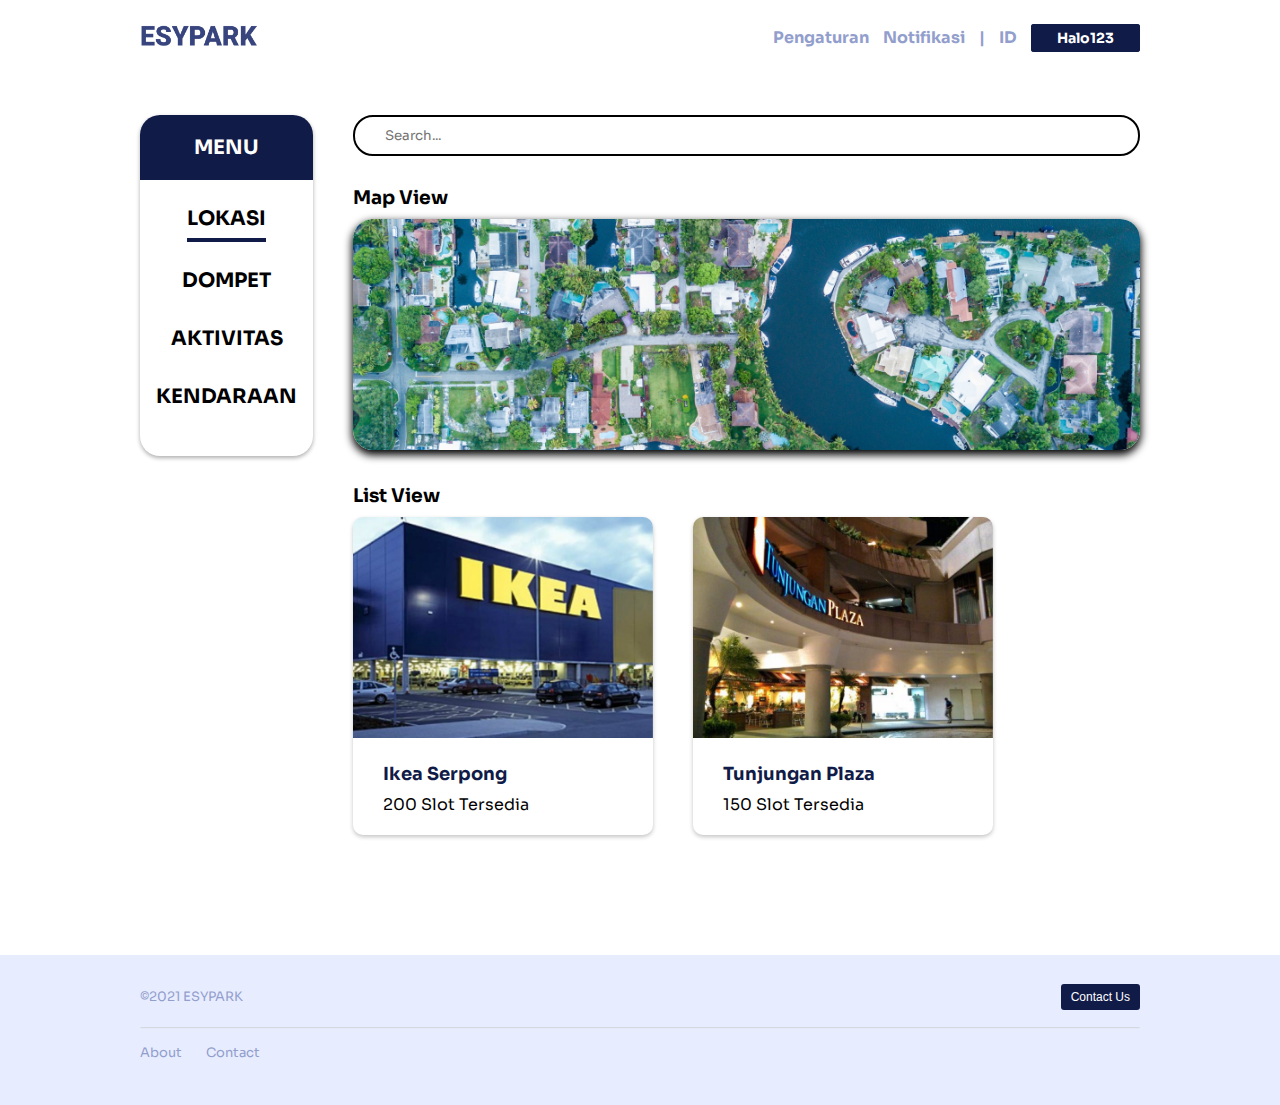
<file: pages/app__location.html>
<!DOCTYPE html>
<html lang="en">
  <head>
    <meta charset="UTF-8" />
    <meta http-equiv="X-UA-Compatible" content="IE=edge" />
    <meta name="viewport" content="width=device-width, initial-scale=1.0" />
    <title>ESYPARK</title>

    <link
      rel="stylesheet"
      href="https://cdnjs.cloudflare.com/ajax/libs/font-awesome/6.0.0-beta3/css/all.min.css"
      integrity="sha512-Fo3rlrZj/k7ujTnHg4CGR2D7kSs0v4LLanw2qksYuRlEzO+tcaEPQogQ0KaoGN26/zrn20ImR1DfuLWnOo7aBA=="
      crossorigin="anonymous"
      referrerpolicy="no-referrer"
    />
    <link rel="stylesheet" href="../assets/css/style.css" />
  </head>
  <body>
    <!-- NAVIGATION -->
    <nav>
      <div class="container">
        <a href="./home.html">
          <img class="nav-logo" src="../assets/image/Logo.png" alt="logo" />
        </a>
        <div class="nav-list">
          <a class="nav-item" href="">Pengaturan</a>
          <a class="nav-item" href="">Notifikasi</a>
          <span class="nav-item">|</span>
          <a class="nav-item" href="">ID</a>
          <a href="" class="nav-item btn"> Halo123 </a>
        </div>
      </div>
    </nav>

    <!-- APP -->
    <section class="app">
      <div class="container container--flex">
        <div class="app__menu">
          <a class="app__link app__link--selected" href="./app__location.html"
            >LOKASI</a
          >
          <a class="app__link" href="./app__wallet.html">DOMPET</a>
          <a class="app__link" href="./app__activity.html">AKTIVITAS</a>
          <a class="app__link" href="./app__vehicle.html">KENDARAAN</a>
        </div>
        <div class="app__location">
          <div class="app__searchbar">
            <input type="text" placeholder="Search..." />
            <i class="fas fa-search"></i>
          </div>
          <div class="location__map-view">
            <h3 class="app__title">Map View</h3>
            <img src="../assets/image/app-map.png" alt="" />
          </div>
          <div class="location__list-view">
            <h3 class="app__title">List View</h3>
            <div class="location__list-container">
              <a href="./app__location-detail.html" class="location__list">
                <img
                  class="location__image"
                  src="../assets/image/location/location-1.png"
                  alt=""
                />
                <div class="location__info">
                  <h4 class="location__name">
                    <i class="fas fa-map-marker-alt"></i> Ikea Serpong
                  </h4>
                  <p class="location__slot">
                    <i class="fas fa-info-circle"></i> 200 Slot Tersedia
                  </p>
                </div>
              </a>
              <a href="./app__location-detail.html" class="location__list">
                <img
                  class="location__image"
                  src="../assets/image/location/location-2.png"
                  alt=""
                />
                <div class="location__info">
                  <h4 class="location__name">
                    <i class="fas fa-map-marker-alt"></i> Tunjungan Plaza
                  </h4>
                  <p class="location__slot">
                    <i class="fas fa-info-circle"></i> 150 Slot Tersedia
                  </p>
                </div>
              </a>
            </div>
          </div>
        </div>
      </div>
    </section>

    <!-- FOOTER -->
    <footer>
      <div class="container">
        <div class="flex">
          <p>©2021 ESYPARK</p>
          <button class="btn">Contact Us</button>
        </div>
        <img src="../assets/image/footer-line.png" alt="" />
        <div class="flex">
          <div class="footer-link">
            <a href="">About</a>
            <a href="">Contact</a>
          </div>
          <div class="footer-social">
            <a href=""><i class="fab fa-facebook-f"></i></a>
            <a href=""><i class="fab fa-linkedin-in"></i></a>
            <a href=""><i class="fab fa-twitter"></i></a>
            <a href=""><i class="fab fa-youtube"></i></a>
            <a href=""><i class="fab fa-instagram"></i></a>
          </div>
        </div>
      </div>
    </footer>
  </body>
</html>
</file>
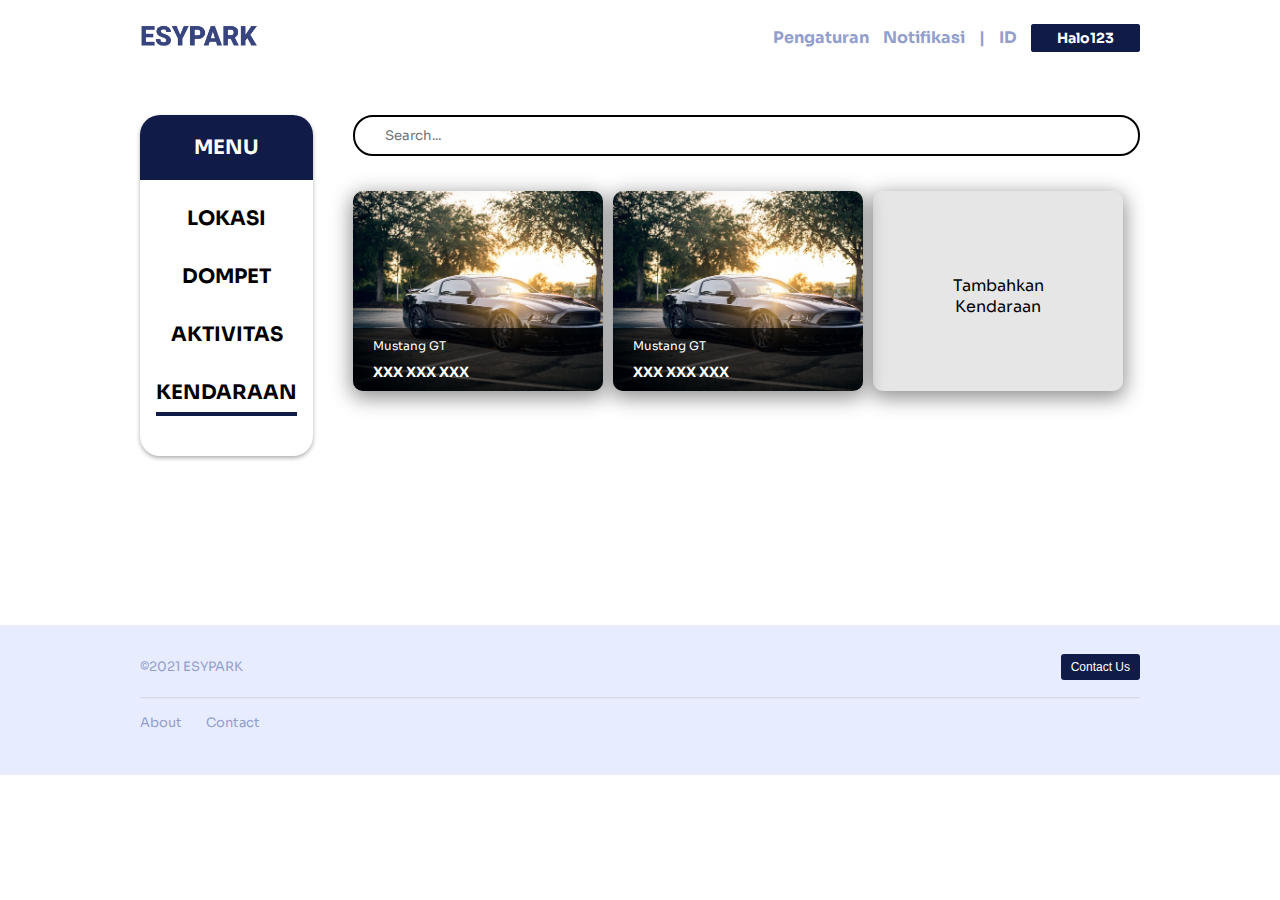
<file: pages/app__vehicle.html>
<!DOCTYPE html>
<html lang="en">
  <head>
    <meta charset="UTF-8" />
    <meta http-equiv="X-UA-Compatible" content="IE=edge" />
    <meta name="viewport" content="width=device-width, initial-scale=1.0" />
    <title>ESYPARK</title>

    <link
      rel="stylesheet"
      href="https://cdnjs.cloudflare.com/ajax/libs/font-awesome/6.0.0-beta3/css/all.min.css"
      integrity="sha512-Fo3rlrZj/k7ujTnHg4CGR2D7kSs0v4LLanw2qksYuRlEzO+tcaEPQogQ0KaoGN26/zrn20ImR1DfuLWnOo7aBA=="
      crossorigin="anonymous"
      referrerpolicy="no-referrer"
    />
    <link rel="stylesheet" href="../assets/css/style.css" />
  </head>
  <body>
    <!-- NAVIGATION -->
    <nav>
      <div class="container">
        <a href="./home.html">
          <img class="nav-logo" src="../assets/image/Logo.png" alt="logo" />
        </a>
        <div class="nav-list">
          <a class="nav-item" href="">Pengaturan</a>
          <a class="nav-item" href="">Notifikasi</a>
          <span class="nav-item">|</span>
          <a class="nav-item" href="">ID</a>
          <a href="" class="nav-item btn"> Halo123 </a>
        </div>
      </div>
    </nav>

    <!-- APPLICATION -->
    <section class="app">
      <div class="container container--flex">
        <div class="app__menu">
          <a class="app__link" href="./app__location.html">LOKASI</a>
          <a class="app__link" href="./app__wallet.html">DOMPET</a>
          <a class="app__link" href="./app__activity.html">AKTIVITAS</a>
          <a class="app__link app__link--selected" href="./app__vehicle.html"
            >KENDARAAN</a
          >
        </div>
        <div class="app__vehicle">
          <div class="app__searchbar">
            <input type="text" placeholder="Search..." />
            <i class="fas fa-search"></i>
          </div>
          <div class="vehicle__container">
            <div class="vehicle vehicle--small">
              <div class="vehicle__info">
                <p class="vehicle__name">Mustang GT</p>
                <h4 class="vehicle__plate">XXX XXX XXX</h4>
                <i class="fas fa-chevron-up"></i>
              </div>
            </div>
            <div class="vehicle vehicle--small">
              <div class="vehicle__info">
                <p class="vehicle__name">Mustang GT</p>
                <h4 class="vehicle__plate">XXX XXX XXX</h4>
                <i class="fas fa-chevron-up"></i>
              </div>
            </div>
            <div class="vehicle vehicle--add vehicle--small">
              <i class="fas fa-plus-circle"></i>
              <p>
                Tambahkan <br />
                Kendaraan
              </p>
            </div>
          </div>
        </div>
      </div>
    </section>

    <!-- FOOTER -->
    <footer>
      <div class="container">
        <div class="flex">
          <p>©2021 ESYPARK</p>
          <button class="btn">Contact Us</button>
        </div>
        <img src="../assets/image/footer-line.png" alt="" />
        <div class="flex">
          <div class="footer-link">
            <a href="">About</a>
            <a href="">Contact</a>
          </div>
          <div class="footer-social">
            <a href=""><i class="fab fa-facebook-f"></i></a>
            <a href=""><i class="fab fa-linkedin-in"></i></a>
            <a href=""><i class="fab fa-twitter"></i></a>
            <a href=""><i class="fab fa-youtube"></i></a>
            <a href=""><i class="fab fa-instagram"></i></a>
          </div>
        </div>
      </div>
    </footer>
  </body>
</html>
</file>
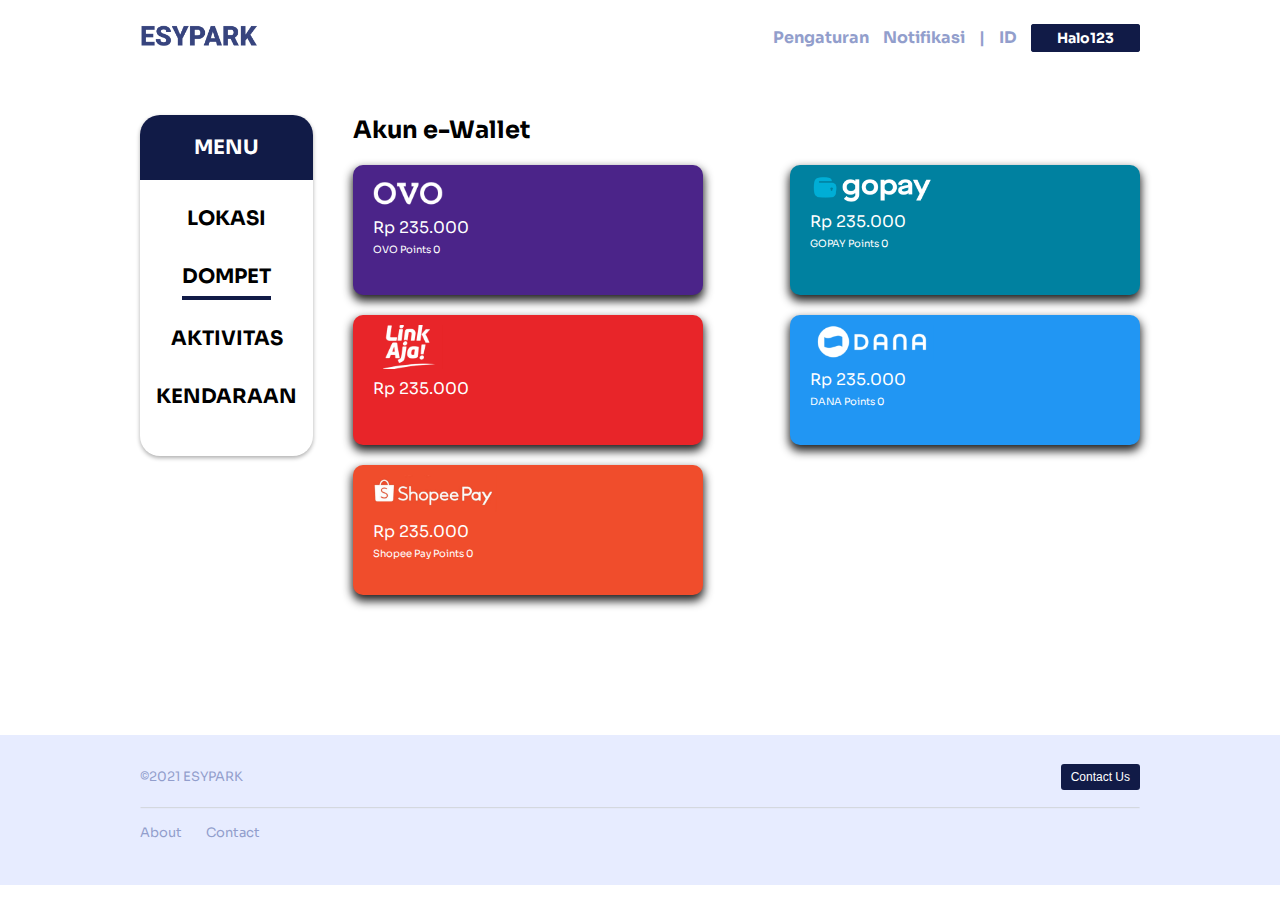
<file: pages/app__wallet.html>
<!DOCTYPE html>
<html lang="en">
  <head>
    <meta charset="UTF-8" />
    <meta http-equiv="X-UA-Compatible" content="IE=edge" />
    <meta name="viewport" content="width=device-width, initial-scale=1.0" />
    <title>ESYPARK</title>

    <link
      rel="stylesheet"
      href="https://cdnjs.cloudflare.com/ajax/libs/font-awesome/6.0.0-beta3/css/all.min.css"
      integrity="sha512-Fo3rlrZj/k7ujTnHg4CGR2D7kSs0v4LLanw2qksYuRlEzO+tcaEPQogQ0KaoGN26/zrn20ImR1DfuLWnOo7aBA=="
      crossorigin="anonymous"
      referrerpolicy="no-referrer"
    />
    <link rel="stylesheet" href="../assets/css/style.css" />
  </head>
  <body>
    <!-- NAVIGATION -->
    <nav>
      <div class="container">
        <a href="./home.html">
          <img class="nav-logo" src="../assets/image/Logo.png" alt="logo" />
        </a>
        <div class="nav-list">
          <a class="nav-item" href="">Pengaturan</a>
          <a class="nav-item" href="">Notifikasi</a>
          <span class="nav-item">|</span>
          <a class="nav-item" href="">ID</a>
          <a href="" class="nav-item btn"> Halo123 </a>
        </div>
      </div>
    </nav>

    <!-- APPLICATION -->
    <section class="app">
      <div class="container container--flex">
        <div class="app__menu">
          <a class="app__link" href="./app__location.html">LOKASI</a>
          <a class="app__link app__link--selected" href="./app__wallet.html"
            >DOMPET</a
          >
          <a class="app__link" href="./app__activity.html">AKTIVITAS</a>
          <a class="app__link" href="./app__vehicle.html">KENDARAAN</a>
        </div>
        <div class="app__wallet">
          <h2>Akun e-Wallet</h2>
          <div class="ewallet__container">
            <div class="ewallet ewallet--purple">
              <img
                src="../assets/image/wallet/ovo.png"
                class="ewallet__name--small"
                alt=""
              />
              <p class="ewallet__balance">Rp 235.000</p>
              <p class="ewallet__points">OVO Points 0</p>
            </div>
            <div class="ewallet ewallet--green">
              <img
                src="../assets/image/wallet/gopay.png"
                class="ewallet__name"
                alt=""
              />
              <p class="ewallet__balance">Rp 235.000</p>
              <p class="ewallet__points">GOPAY Points 0</p>
            </div>
            <div class="ewallet ewallet--red">
              <img
                src="../assets/image/wallet/linkaja.png"
                class="ewallet__name--small"
                alt=""
              />
              <p class="ewallet__balance">Rp 235.000</p>
            </div>
            <div class="ewallet ewallet--blue">
              <img
                src="../assets/image/wallet/dana.png"
                class="ewallet__name"
                alt=""
              />
              <p class="ewallet__balance">Rp 235.000</p>
              <p class="ewallet__points">DANA Points 0</p>
            </div>
            <div class="ewallet ewallet--orange">
              <img
                src="../assets/image/wallet/shopeepay.png"
                class="ewallet__name"
                alt=""
              />
              <p class="ewallet__balance">Rp 235.000</p>
              <p class="ewallet__points">Shopee Pay Points 0</p>
            </div>
          </div>
        </div>
      </div>
    </section>

    <!-- FOOTER -->
    <footer>
      <div class="container">
        <div class="flex">
          <p>©2021 ESYPARK</p>
          <button class="btn">Contact Us</button>
        </div>
        <img src="../assets/image/footer-line.png" alt="" />
        <div class="flex">
          <div class="footer-link">
            <a href="">About</a>
            <a href="">Contact</a>
          </div>
          <div class="footer-social">
            <a href=""><i class="fab fa-facebook-f"></i></a>
            <a href=""><i class="fab fa-linkedin-in"></i></a>
            <a href=""><i class="fab fa-twitter"></i></a>
            <a href=""><i class="fab fa-youtube"></i></a>
            <a href=""><i class="fab fa-instagram"></i></a>
          </div>
        </div>
      </div>
    </footer>
  </body>
</html>
</file>
<file: assets/css/style.css>
/* font */
@import url("https://fonts.googleapis.com/css2?family=Sora:wght@300;400;500;700;800&display=swap");
@import url("https://fonts.googleapis.com/css2?family=Nunito:wght@200;300;400;700&display=swap");

* {
  margin: 0;
  padding: 0;
  box-sizing: border-box;
}

.container {
  width: 1000px;
  margin: 0 auto;
  /* border: 2px solid red; */
}
.container--flex {
  display: flex;
  gap: 40px;
  align-items: flex-start;
}
.flex {
  display: flex;
  align-items: center;
  justify-content: space-between;
  width: 100%;
}
.btn {
  border-radius: 3px;
  background-color: #111b47;
  color: white;
  outline: none;
  border: 2px solid #111b47;
  cursor: pointer;
}
.btn.btn-alt {
  background-color: white;
  color: #111b47;
}
h1,
h2,
h3,
h4,
h5,
h6,
p,
a,
pre,
span {
  text-decoration: none;
  font-family: "Sora", sans-serif;
}
.section-title {
  font-size: 35px;
  font-weight: 800;
  color: #37447e;
  text-transform: uppercase;
}
.arrow-btn {
  background-color: #37447e;
  border-radius: 5px;
  border: none;
  outline: none;
  cursor: pointer;
  width: 40px;
  height: 40px;
}
.arrow-btn i {
  color: white;
  font-size: 25px;
}
.underline {
  border-bottom: 5px solid #929ecc;
}

/* NAVIGATION */
nav {
  /* border: 2px solid red; */
}
nav .container {
  padding: 20px 0;
  display: flex;
  justify-content: space-between;
  align-items: center;
}
nav .nav-logo {
  width: 120px;
}
nav .nav-list .nav-item {
  margin-left: 10px;
  font-weight: bold;
  color: #929ecc;
  padding-bottom: 5px;
}
nav .nav-list .btn {
  padding: 3px 24px;
  color: white;
  font-size: 14px;
}

/* ABOUT SECTION */
.section-about {
  padding-top: 20px;
}
.section-about .about-svg {
  position: absolute;
  height: 400px;
  right: -100px;
  bottom: 0;
  z-index: -1;
}
.section-about .container {
  position: relative;
  display: flex;
  flex-direction: column;
}
.about-info-container {
  padding: 50px 0;
  display: flex;
  justify-content: space-between;
  align-items: center;
  /* border: 2px solid red; */
}
.about-info {
  width: 550px;
  display: flex;
  flex-direction: column;
}
.about-info h1 {
  font-size: 35px;
  letter-spacing: 2px;
  font-weight: 600;
  color: #091133;
  margin-bottom: 20px;
}
.about-info p {
  font-size: 15px;
  color: #505f98;
  margin-bottom: 30px;
}
.about-info .btn-container {
  display: flex;
  justify-content: flex-start;
  align-items: center;
}
.about-info .btn-container button {
  width: 200px;
  padding: 5px 0;
  margin-right: 30px;
}
.about-illust {
  width: 400px;
}

/* FEATURE SECTION */
.section-feature {
  padding: 50px 0;
}
.section-feature .container {
  display: flex;
  flex-direction: column;
  align-items: center;
}
.section-feature .flex {
  margin-bottom: 30px;
}
.feature-info {
  width: 450px;
}
.feature-info h2 {
  margin-bottom: 15px;
  font-size: 30px;
  color: #091133;
}
.feature-info p {
  margin-bottom: 12px;
  color: #6f7cb2;
  font-size: 15px;
}
.feature-info button {
  width: 170px;
  padding: 5px 0;
}
.feature-illust {
  width: 450px;
}

/* SUBSCRIBE SECTION */
.section-subscribe {
  display: grid;
  justify-content: center;
  align-items: center;
  height: 400px;
  /* border: 2px solid red; */
  background-image: url("/assets/image/subscribe-background.png");
}
.subscribe-info {
  text-align: center;
  /* border: 2px solid red; */
  width: 550px;
  position: relative;
}
.subscribe-info h1 {
  font-size: 32px;
  font-weight: 800;
  margin-bottom: 40px;
}
.subscribe-info p {
  margin-bottom: 20px;
}
form {
  /* border: 2px solid red; */
  position: relative;
}
.subscribe-info input {
  width: 95%;
  padding: 15px 10px;
  outline: none;
  border: none;
  border-radius: 5px;
}
.subscribe-info button {
  position: absolute;
  width: 100px;
  height: 30px;
  right: 30px;
  top: 8px;
}
.subscribe-info img {
  position: absolute;
  width: 300px;
  top: 40px;
  right: 40px;
  z-index: -1;
}

/* FOOTER SECTION */
footer {
  height: 150px;
  background-color: #e7ecff;
  display: flex;
  flex-direction: row;
  justify-content: center;
  align-items: center;
}
footer .flex {
  margin-bottom: 15px;
}
footer .flex a,
footer .flex p {
  color: #929ecc;
  font-size: 13px;
  margin-right: 20px;
}
footer .flex button {
  font-size: 12px;
  padding: 4px 8px;
}
footer img {
  width: 100%;
  margin-bottom: 10px;
}

/* ============= */
/* POLICY PAGE */
/* ============= */
.section-update {
  padding: 100px 0 40px;
}
.update__container {
  position: relative;
  height: 300px;
  width: 90%;
  margin: 0 auto;
  padding: 50px;
  background-image: linear-gradient(#9dacf5, #24eee757);
  border-radius: 10px;
}
.update__info {
  width: 500px;
  margin-left: 130px;
}
.update__title {
  margin-bottom: 10px;
  font-size: 30px;
}
.update__text {
  color: #6f7cb2;
  font-size: 18px;
  width: 500px;
  margin: 0 auto;
}
.update__photo {
  position: absolute;
  border-radius: 10px;
  width: 200px;
  top: -80px;
  left: -50px;
}
.update__button {
  position: absolute;
  bottom: -20px;
  left: 50%;
  transform: translateX(-50%);
  display: flex;
  gap: 30px;
}
.update__button .btn {
  padding: 10px 30px;
  font-size: 25px;
  border: none;
}

.section-policy {
  padding: 80px 0;
}
.section-policy .container--flex {
  justify-content: space-between;
  align-items: center;
}
.policy__ceo {
  box-shadow: 0 2px 2px 0 rgba(0, 0, 0, 0.288);
  display: flex;
  flex-direction: column;
  padding: 20px 30px;
  text-align: center;
}
.policy__ceo img {
  width: 150px;
  margin-bottom: 15px;
}
.policy__ceo h3 {
  font-size: 16px;
  margin-bottom: 10px;
}
.policy__ceo p {
  color: #6f7cb2;
}
.section-policy .column {
  width: 70%;
  position: relative;
}
.policy__container {
  padding: 20px;
  border-radius: 10px;
  box-shadow: 0 2px 2px 0 rgba(0, 0, 0, 0.356);
  color: #6f7cb2;
  z-index: 10;
  background-color: white;
}
.policy__vector {
  position: absolute;
  width: 150px;
  z-index: -1;
}
.policy__vector--1 {
  top: -50px;
  right: -50px;
}
.policy__vector--2 {
  bottom: -60px;
  left: -60px;
}
/* ============= */
/* HOME PAGE */
/* ============= */

/* HERO SECTION */
.section-hero .container {
  display: flex;
  justify-content: space-between;
  gap: 20px;
  padding: 50px 0;
}
.section-hero .hero-info {
  width: 500px;
  position: relative;
}
.section-hero .hero-info-title {
  font-size: 35px;
  font-weight: 800;
  color: #37447e;
  text-align: center;
  margin-bottom: 40px;
}
.section-hero .hero-info-line {
  position: absolute;
  top: 85px;
  left: 30px;
  width: 320px;
}
.section-hero .hero-info-text {
  text-align: center;
  width: 80%;
  margin: 0 auto;
  color: #505f98;
  margin-bottom: 20px;
}

.section-hero .hero-image-container {
  display: flex;
  justify-content: space-between;
  align-items: center;
  gap: 20px;
  flex-wrap: wrap;
  width: 750px;
}
.section-hero .hero-image-container img {
  border-radius: 10px;
}
.section-hero .button-container {
  display: flex;
  justify-content: center;
  gap: 20px;
  margin: 0 auto 30px;
}
.section-hero .hero-btn {
  background-color: #37447e;
  color: white;
  padding: 10px 20px;
  border: none;
  border-radius: 5px;
  outline: none;
}

.section-hero .hero-img {
  width: 280px;
}

/* KOTA TERPOPULER */
.section-popular {
  padding-bottom: 100px;
}
.section-popular .city-container {
  margin-top: 80px;
  display: flex;
  justify-content: space-between;
  position: relative;
}
.section-popular .city {
  height: 250px;
  width: 280px;
  border-radius: 5px;
  overflow: hidden;
  position: relative;
}
.section-popular .city img {
  width: 100%;
}
.section-popular .city h6 {
  font-size: 30px;
  text-shadow: 2px 2px 4px rgba(0, 0, 0, 0.651);
  position: absolute;
  color: white;
  bottom: 10px;
  left: 50%;
  transform: translateX(-50%);
}
.section-popular .button-container {
  position: absolute;
  top: -80px;
  right: 0;
  display: flex;
  gap: 20px;
}

/* LOKASI FAVORIT */
.section-location {
  padding-bottom: 100px;
}
.section-location .text-container {
  margin: 0 auto;
  width: 100%;
  max-width: 650px;
  text-align: center;
  position: relative;
  margin-bottom: 80px;
}
.section-location .text-container h2 {
  margin-bottom: 50px;
}
.section-location .text-container p {
  text-transform: capitalize;
  color: #505f98;
  font-size: 25px;
}
.section-location .text-container img {
  position: absolute;
  width: 400px;
  top: 80px;
  left: 50%;
  transform: translateX(-50%);
}
.section-location .location-container {
  width: 100%;
  display: flex;
  justify-content: space-between;
  position: relative;
}
.location {
  height: 360px;
  width: 320px;
  border-radius: 5px;
  box-shadow: 0 2px 4px 0px rgba(0, 0, 0, 0.336);
  overflow: hidden;
}
.location img {
  width: 100%;
}
.location-info {
  padding: 20px 30px;
}
.location-name {
  color: #111b47;
  font-size: 18px;
  margin-bottom: 0.5em;
}
.location-desc {
  color: #505f98;
  font-size: 14px;
}
.section-location .button-container {
  position: absolute;
  display: flex;
  justify-content: space-between;
  align-items: center;
  top: -50px;
  left: 0;
  right: 0;
}

/* MENU SECTION */
.menu {
  padding-bottom: 40px;
}
.menu__title {
  color: white;
  font-weight: bold;
  font-size: 20px;
  padding: 5px 40px;
  background-color: #37447e;
  border-radius: 5px;
  border: none;
  outline: none;
  cursor: poin;
}
.menu__container {
  display: flex;
  justify-content: space-between;
  padding: 40px 0;
}
.menu__item {
  width: 230px;
  display: flex;
  flex-direction: column;
  justify-content: flex-start;
  align-items: center;
  text-align: center;
  padding: 30px 10px;
  border-radius: 5px;
  box-shadow: 0 2px 4px 0px rgba(0, 0, 0, 0.336);
}
.menu__item i {
  font-size: 50px;
  margin-bottom: 20px;
  color: #111b47;
}
.menu__name {
  font-weight: bold;
  font-size: 20px;
  color: #111b47;
  margin-bottom: 10px;
  text-transform: uppercase;
}
.menu__desc {
  font-size: 16px;
  color: #505f98;
}

/* REVIEW SECTION */
.review {
  padding-bottom: 50px;
}
.review h2 {
  margin-bottom: 60px;
}
.review__container {
  display: flex;
  justify-content: flex-start;
  align-items: center;
  gap: 50px;
  position: relative;
}
.review__container .button-container {
  position: absolute;
  top: -60px;
  right: 0;
  display: flex;
  gap: 20px;
}
.review__item {
  width: 400px;
  border-radius: 5px;
  overflow: hidden;
  box-shadow: 0 2px 4px 0px rgba(0, 0, 0, 0.336);
}
.review__info {
  background-color: #3f3d56;
  padding: 20px;
  height: 150px;
}
.review__score {
  margin-bottom: 10px;
}
.review__score i {
  color: yellow;
  font-size: 20px;
}
.review__info p {
  color: white;
  width: 60%;
  font-size: 14px;
  line-height: 25px;
}
.review__user {
  display: flex;
  justify-content: space-between;
  align-items: center;
  padding: 10px;
}
.review__user img {
  width: 60px;
}
.review__user p {
  color: #111b47;
  font-weight: bold;
  font-size: 20px;
}

/* PARTNER SECTION */
.partner {
  padding: 40px 0;
}
.partner__container {
  background-image: url("../image/partner-img.png");
  background-size: cover;
  height: 300px;
  border-radius: 10px;
  padding: 20px;
}
.partner__container h2 {
  color: white;
  font-size: 30px;
  text-align: right;
  text-shadow: 2px 2px 4px black;
}

/* ============= */
/* APPLICATION */
/* ============= */
.app {
  padding: 40px 0 120px;
  min-height: 550px;
}
.app__menu {
  display: flex;
  flex-direction: column;
  justify-content: flex-start;
  align-items: center;
  width: 220px;
  padding-bottom: 20px;
  border-radius: 20px;
  overflow: hidden;
  box-shadow: 0 2px 4px 0 rgba(0, 0, 0, 0.322);
}
.app__menu::before {
  content: "MENU";
  text-align: center;
  padding: 20px 0;
  width: 100%;
  margin-bottom: 20px;

  font-family: Sora;
  font-weight: bold;
  font-size: 20px;
  color: white;
  background-color: #111b47;
}
.app__link {
  font-family: Sora;
  font-style: normal;
  font-weight: bold;
  font-size: 20px;
  line-height: 38px;
  color: black;
  margin-bottom: 20px;
  cursor: pointer;
}
.app__link--selected {
  border-bottom: 4px solid #111b47;
  cursor: default;
}

.app__searchbar {
  width: 100%;
  position: relative;
}
.app__searchbar input {
  width: 100%;
  padding: 10px 30px;
  border: 2px solid black;
  border-radius: 20px;

  font-family: "Sora", sans-serif;
}
.app__searchbar i {
  font-size: 20px;
  position: absolute;
  right: 30px;
  top: 10px;
}

/* LOCATION */
.app__location {
  width: 100%;
}
.location__map-view {
  margin-top: 30px;
}
.location__map-view img {
  width: 100%;
  margin-top: 10px;
  box-shadow: 0 4px 8px 1px black;
  border-radius: 20px;
}
.location__list-view {
  margin-top: 30px;
}
.location__list-container {
  margin-top: 10px;
  display: flex;
  gap: 40px;
}
.location__list {
  width: 300px;
  border-radius: 10px;
  overflow: hidden;
  box-shadow: 0 2px 4px 0 rgba(0, 0, 0, 0.233);
}
.location__image {
  width: 100%;
}
.location__info {
  padding: 5px 10px;
}
.location__name {
  color: #111b47;
  font-size: 20px;
  font-weight: bold;
  margin-bottom: 5px;
}
.location__slot {
  font-size: 16px;
  color: black;
}

/* LOCATION DETAIL */
.detail {
  display: flex;
  justify-content: space-between;
  gap: 30px;
}
.detail__image {
  width: 380px;
  border-radius: 10px;
  box-shadow: 0 2px 4px 0 rgba(0, 0, 0, 0.295);
}
.detail__info {
  border-radius: 10px;
  width: 100%;

  position: relative;
  padding: 20px;
  box-shadow: 0 2px 4px 0 rgba(0, 0, 0, 0.295);
}
.detail__info button {
  position: absolute;
  bottom: 20px;
  right: 20px;
  padding: 10px 30px;
  font-size: 15px;
  border-radius: 10px;
}
.detail__name {
  font-size: px;
  color: #111b47;
  margin-bottom: 20px;
}
.detail__subtitle {
  font-weight: normal;
  font-size: 20px;
  margin-bottom: 10px;
}
.detail__text {
  color: #6f7cb2;
  margin-bottom: 10px;
}
.detail__review--container {
  margin: 120px 0;
  padding: 20px 60px;
  background-image: url("../image/detail-review-bg.png");
  position: relative;
  height: 300px;
  border-radius: 10px;
}
.detail__review--name {
  font-size: 26px;
}
.detail__review {
  width: 400px;
  height: 150px;
  padding: 50px 20px;
  background: linear-gradient(
    359.11deg,
    #75bad0 -5.71%,
    rgba(106, 111, 225, 0.83) 172.93%
  );
  border-radius: 10px;
  position: absolute;
}
.detail__review img {
  width: 70px;
}
.detail__review--1 {
  top: -50px;
  right: 0;
}
.detail__review--2 {
  left: 60px;
  bottom: -50px;
}
.detail__review p {
  color: white;
  margin-top: 10px;
}
.detail__review .review__score {
  position: absolute;
  top: 10px;
  right: 10px;
}
.detail__review img {
  position: absolute;
  top: -25px;
}

/* CHECKOUT */
.checkout__container {
  display: flex;
  justify-content: space-between;
}
.checkout__container {
  margin-top: 20px;
}
.location {
  /* height: 360px; */
  width: 320px;
  border-radius: 5px;
  box-shadow: 0 2px 4px 0px rgba(0, 0, 0, 0.336);
  overflow: hidden;
  margin-top: 15px;
}
.location__image {
  width: 100%;
}
.location__info {
  padding: 20px 30px;
}
.location__name {
  color: #111b47;
  font-size: 18px;
  margin-bottom: 0.5em;
}
.location__desc {
  color: #505f98;
  font-size: 14px;
}
.location__price {
  font-weight: bold;
  margin-top: 10px;
}

.vehicle {
  width: 300px;
  height: 200px;
  background-image: url("../image/vehicle/vehicle-1.jpg");
  background-size: cover;
  border-radius: 10px;
  box-shadow: 0 5px 20px 2px rgba(0, 0, 0, 0.438);
  position: relative;
  margin-top: 15px;
  overflow: hidden;
}
.vehicle__info {
  padding: 10px 20px;
  background-color: rgba(0, 0, 0, 0.692);
  color: white;
  position: absolute;
  bottom: 0;
  left: 0;
  right: 0;
}
.vehicle__info i {
  position: absolute;
  right: 20px;
  bottom: 20px;
  font-size: 25px;
}
.vehicle__name {
  margin-bottom: 10px;
  font-size: 12px;
}
.vehicle__plate {
  font-size: 14px;
}

.checkout__payment {
  background-color: #f3f7f8;
  width: 300px;
  border-radius: 10px;
  padding: 20px;
  box-shadow: 4px 4px 4px 0 rgba(0, 0, 0, 0.253);
}
.checkout__payment h3 {
  margin-bottom: 10px;
}
.checkout__payment .ewallet {
  margin: 20px 0 30px;
}
.checkout__payment i {
  font-size: 35px;
  color: black;
}
.checkout__label {
  color: #5a5a5a;
  margin-bottom: 5px;
}
.checkout__payment hr {
  margin: 10px 0;
}
.checkout__button {
  padding: 10px 20px;
  font-size: 20px;
  margin-top: 10px;
  width: 100%;
}

/* EWALLET */
.app__wallet {
  width: 100%;
}
.ewallet__container {
  padding: 20px 0;
  width: 100%;
  display: flex;
  justify-content: space-between;
  flex-wrap: wrap;
  gap: 20px;
}
.ewallet {
  width: 350px;
  height: 130px;
  border-radius: 10px;
  box-shadow: 0 5px 10px 1px rgba(0, 0, 0, 0.863);
  color: white;
  padding: 10px 20px;
}
.ewallet--small {
  width: 180px;
  padding: 10px;
}
.ewallet__name {
  width: 40%;
  margin-bottom: 5px;
}
.ewallet__name--small {
  width: 70px;
  margin-bottom: 5px;
}
.ewallet__balance {
  font-size: 16px;
  margin-bottom: 5px;
}
.ewallet__points {
  font-size: 10px;
}
.ewallet__balance,
.ewallet__points {
  color: white;
}
.ewallet--purple {
  background-color: #4b2489;
}
.ewallet--red {
  background-color: #e82529;
}
.ewallet--orange {
  background-color: #f04d2c;
}
.ewallet--green {
  background-color: #0081a0;
}
.ewallet--blue {
  background-color: #2196f3;
}

/* ACTIVE */
.app__active {
  width: 100%;
  display: flex;
  justify-content: space-between;
  align-items: flex-start;
  margin-top: 60px;
  padding: 20px 30px 100px;
  box-shadow: 0 5px 10px 1px black;
  position: relative;
  border-bottom-left-radius: 10px;
  border-bottom-right-radius: 10px;
}
.app__active .location {
  width: 320px;
  /* height: 300px; */
}
.app__active .location img {
  width: 100%;
}
.app__active .location-info {
  padding: 20px 30px;
}
.active__link--active {
  top: -60px;
  left: 0;
}
.active__link--history {
  right: 0;
  top: -60px;
}
.active__link--active,
.active__link--history {
  position: absolute;
  font-family: "sora";
  font-size: 30px;
  font-weight: bold;
  width: 50%;
  padding: 10px 0;
  text-align: center;
  border-top-right-radius: 10px;
  border-top-left-radius: 10px;
  color: black;
}
.active__link--selected {
  color: white;
  background-color: #111b47;
}

.active__info {
  width: 350px;
  display: flex;
  flex-direction: column;
  gap: 20px;
  padding: 15px 0;
}
.active__label {
  width: 100%;
  border-radius: 10px;
  color: #505f98;
  box-shadow: 0 2px 6px 0 rgba(0, 0, 0, 0.658);
  padding: 10px 20px;
}
.active__button--container {
  position: absolute;
  bottom: 30px;
  right: 40px;
  display: flex;
  gap: 30px;
}
.active-btn {
  padding: 10px 20px;
  border-radius: 10px;
}

/* VEHICLE */
.app__vehicle {
  width: 100%;
}
.vehicle__container {
  display: flex;
  width: 100%;
  padding: 20px 0;
  gap: 10px;
  align-items: center;
}
.vehicle--small {
  width: 250px;
}
.vehicle--add {
  background-image: url("../image/vehicle/empty.png");
  display: flex;
  justify-content: center;
  align-items: center;
  gap: 10px;
  flex-direction: column;
  text-align: center;
}
.vehicle--add i {
  font-size: 30px;
  cursor: pointer;
}

/* ========== */
/* MODAL */
/* ========== */

.modal__container {
  position: fixed;
  top: 0;
  bottom: 0;
  width: 100%;
  background-color: rgba(0, 0, 0, 0.664);
  display: none;
}
.modal__container.visible {
  display: grid;
  place-items: center;
}
.modal__vehicle {
  border-radius: 10px;
  background-color: white;
  padding: 20px 30px;
  position: relative;
}
.modal__ewallet {
  background-color: white;
  border-radius: 10px;
  padding: 20px 30px;
  width: 800px;
  position: relative;
  display: none;
}
.modal__ewallet.visible {
  display: block;
}
.modal__checkout {
  border-radius: 10px;
  padding: 20px;
  display: none;
  gap: 20px;
  background-color: white;
}
.modal__checkout.visible {
  display: flex;
}
.modal__info {
  display: flex;
  flex-direction: column;
  justify-content: center;
  align-items: center;
  gap: 20px;
}
.modal__info button {
  font-size: 20px;
  padding: 10px 40px;
}
.modal__barcode {
  background-color: white;
  padding: 30px 60px;
  position: relative;
  border-radius: 10px;
  display: none;
}
.modal__barcode img {
  width: 300px;
}
.modal__barcode.visible {
  display: block;
}
.modal__close {
  position: absolute;
  right: 20px;
  top: 10px;
  background-color: transparent;
  border: none;
  outline: none;
  font-size: 30px;
  color: #111b47;
  cursor: pointer;
}

.barcode__detail {
  cursor: pointer;
}

.ewallet__edit {
  cursor: pointer;
}
</file>
<file: assets/css/login.css>
/* font */
@import url("https://fonts.googleapis.com/css2?family=Sora:wght@300;400;500;700;800&display=swap");

.flex {
  display: flex;
  align-items: center;
  justify-content: space-between;
  width: 100%;
}
.btn {
  border-radius: 3px;
  background-color: #111b47;
  color: white;
  outline: none;
  border: 2px solid #111b47;
  cursor: pointer;
}
.btn.btn-alt {
  background-color: white;
  color: #111b47;
}

/* LOGIN REGIS MODAL */
.modal__login {
  display: none;
  position: relative;
  padding: 50px;
  width: 800px;
  height: 500px;
  border-radius: 41px;
  box-shadow: 0 4px 4px 0 rgba(0, 0, 0, 0.432);
  background-color: white;
}
.modal__login.visible {
  display: flex;
  justify-content: space-between;
  align-items: center;
}
.modal__login img {
  width: 300px;
}
.modal-info {
  padding: 30px;
  height: 100%;
  width: 550px;
}
.modal-info h2 {
  font-weight: 800;
  text-transform: uppercase;
  letter-spacing: 2px;
  color: #444b59;
  margin-bottom: 5px;
}
.modal-info p {
  letter-spacing: 1px;
  font-family: "Nunito", sans-serif;
  color: #444b59;
  margin-bottom: 20px;
}
.modal-info p span {
  font-weight: bold;
  color: #111b47;
  cursor: pointer;
}
.modal-info .input-container {
  position: relative;
  margin-bottom: 20px;
  /* border: 2px solid red; */
}
.modal-info .input-container label {
  font-family: "sora", sans-serif;
  font-size: 14px;
  color: rgb(116, 116, 116);
  background-color: white;
  padding: 0 10px;
  position: absolute;
  top: -10px;
  left: 20px;
}
.modal-info .input-container input {
  width: 100%;
  height: 40px;
  padding: 10px;
  border: 0.5px solid rgb(116, 116, 116);
  border-radius: 10px;
}
.modal-info .checkbox-container {
  display: flex;
  align-items: baseline;
  justify-content: flex-start;
}
.modal-info .checkbox-container input {
  margin-right: 10px;
}
.modal-info .checkbox-container label {
  margin-right: auto;
}
.modal-info button {
  width: 100%;
  height: 40px;
  border-radius: 10px;
  margin-bottom: 10px;
}
.modal-info .center {
  text-align: center;
}
.modal-info .social {
  width: 200px;
  margin: 0 auto;
}
.modal__login .btn-close {
  position: absolute;
  top: 40px;
  right: 30px;
  background-color: transparent;
  border: none;
  outline: none;
  font-size: 30px;
  color: #111b47;
  cursor: pointer;
}
</file>
